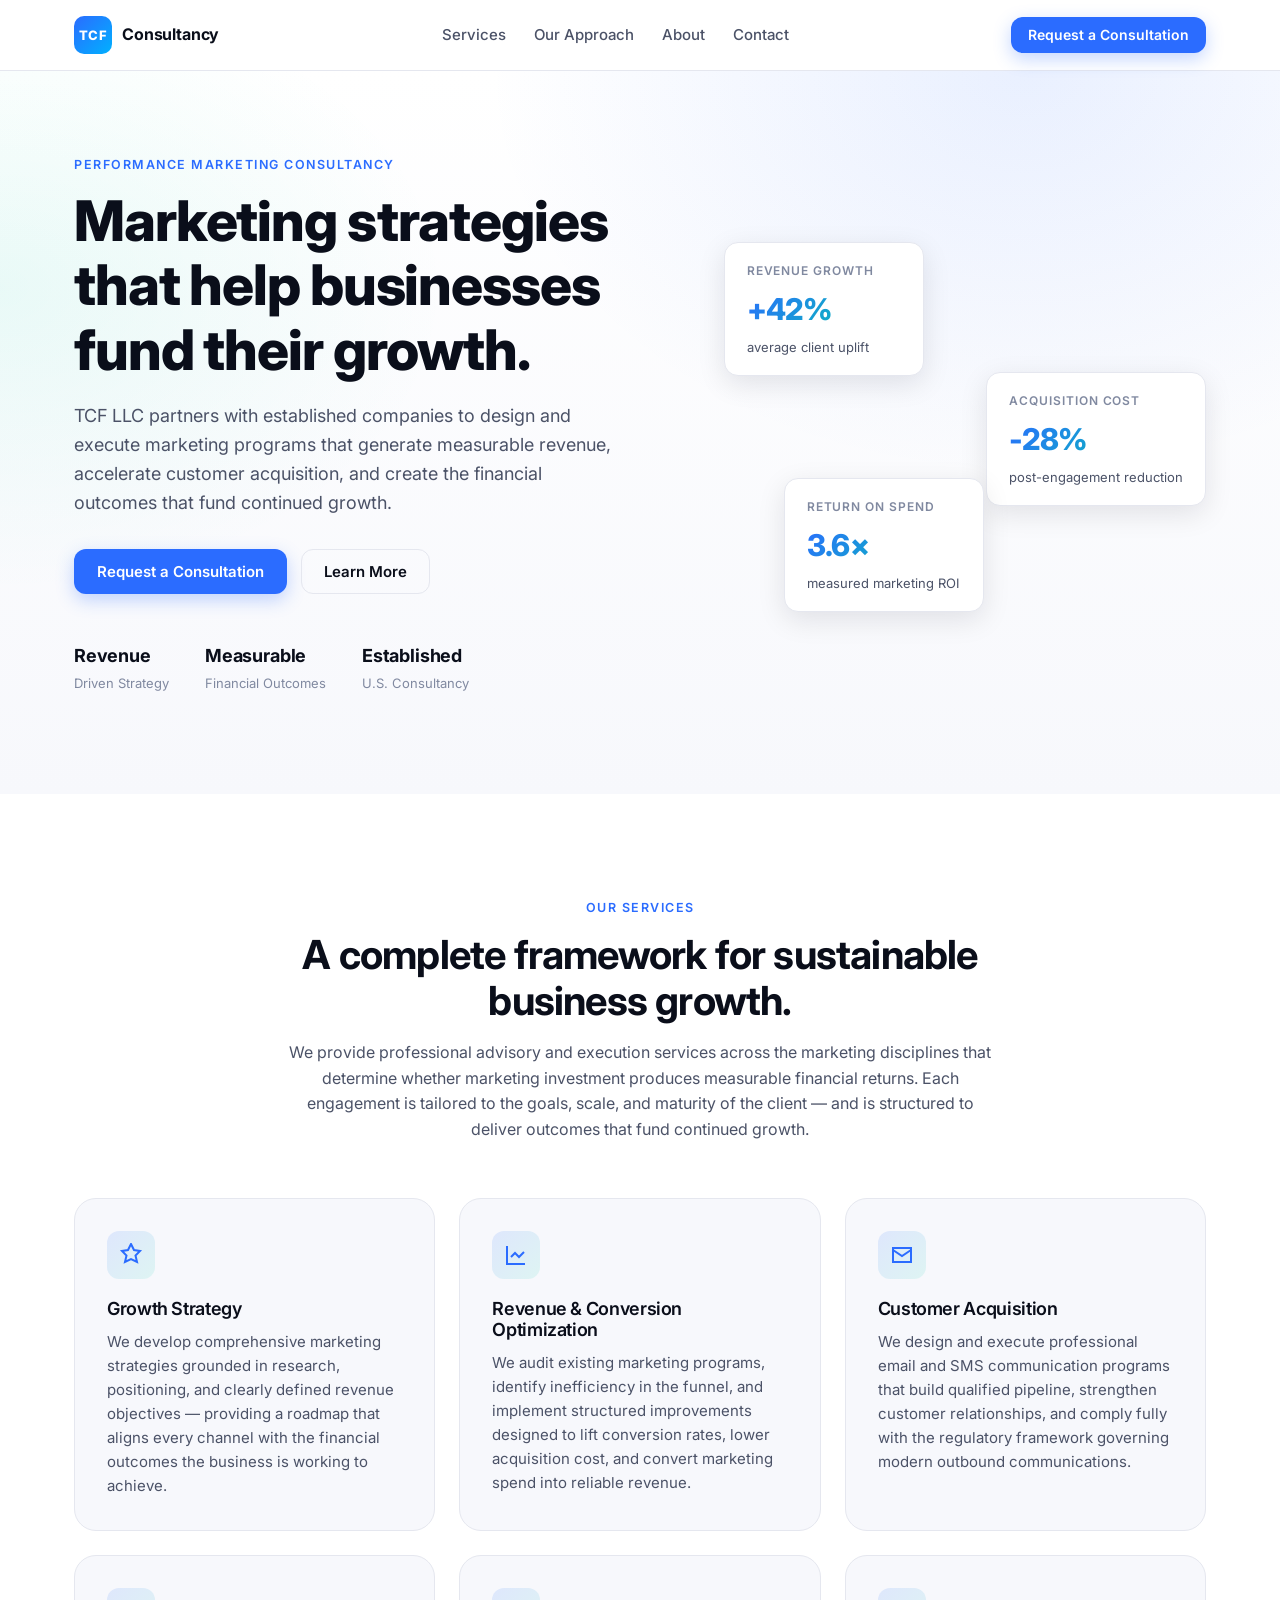
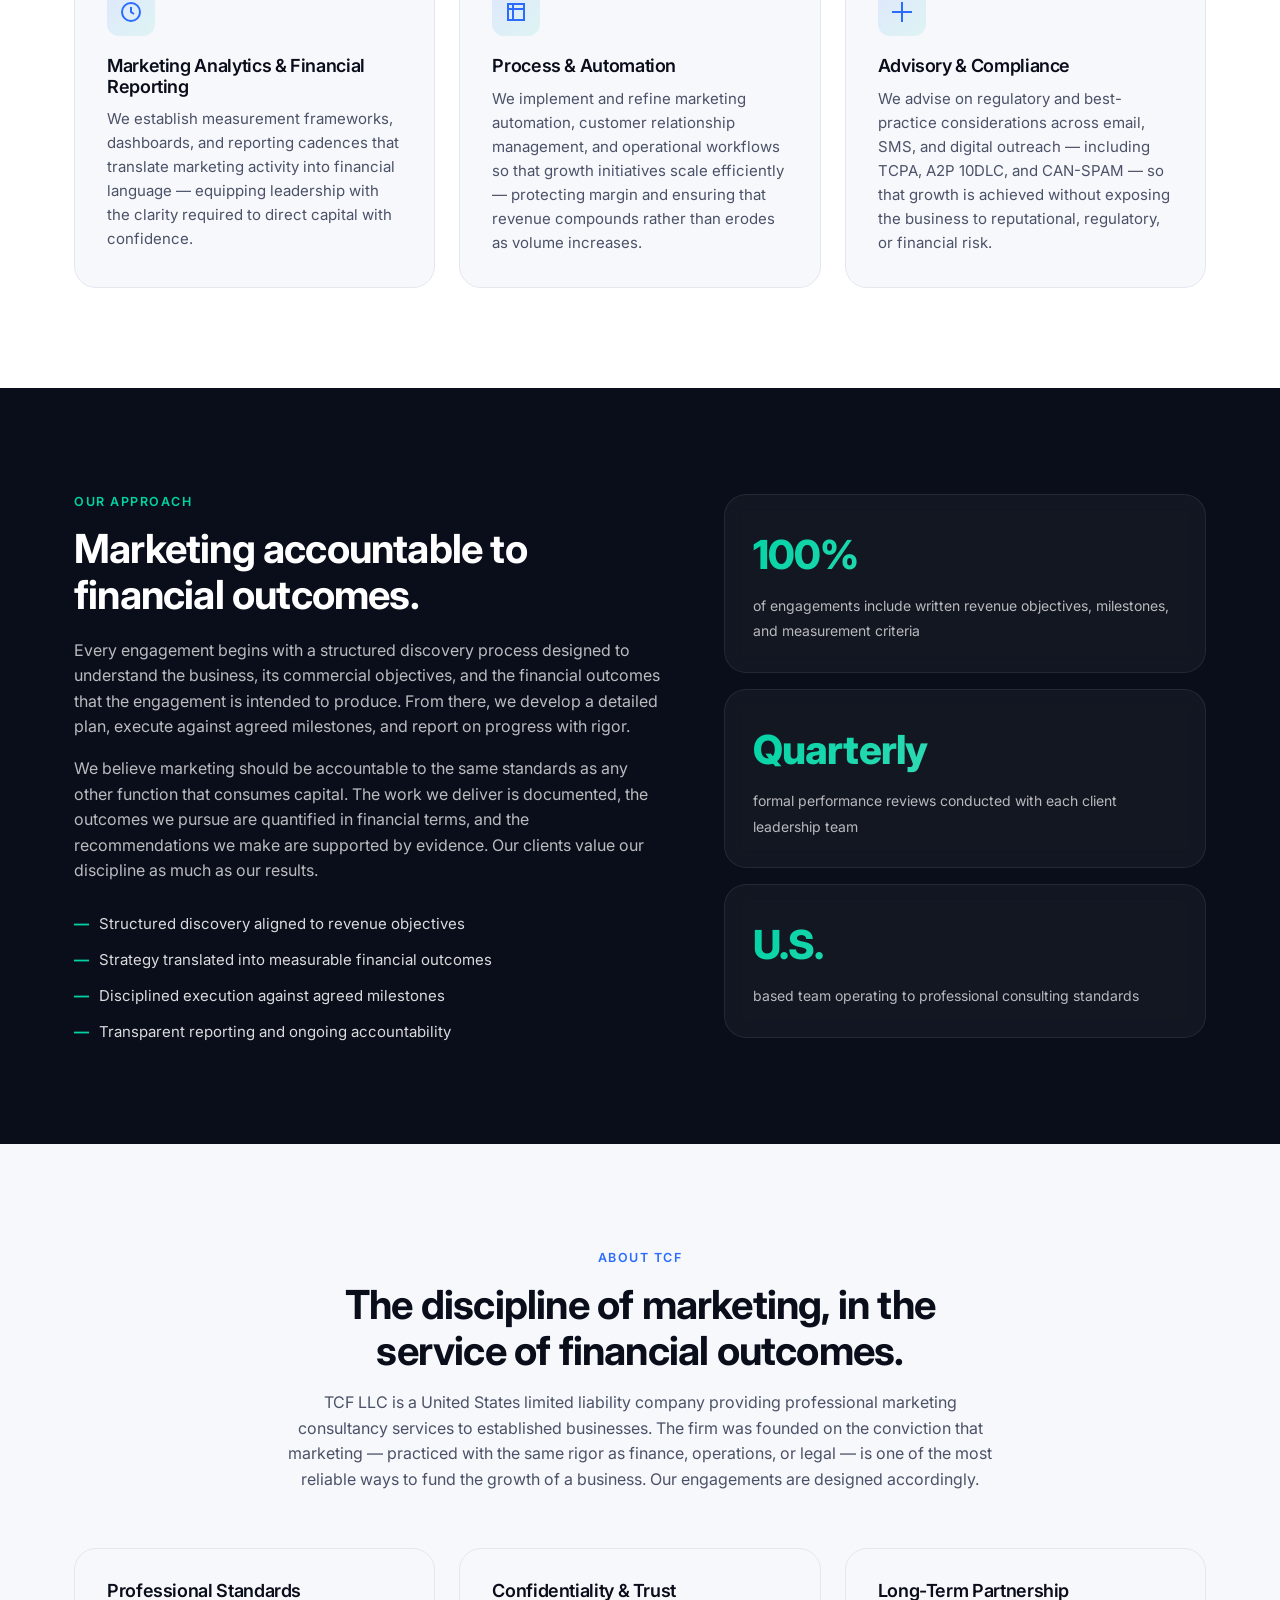
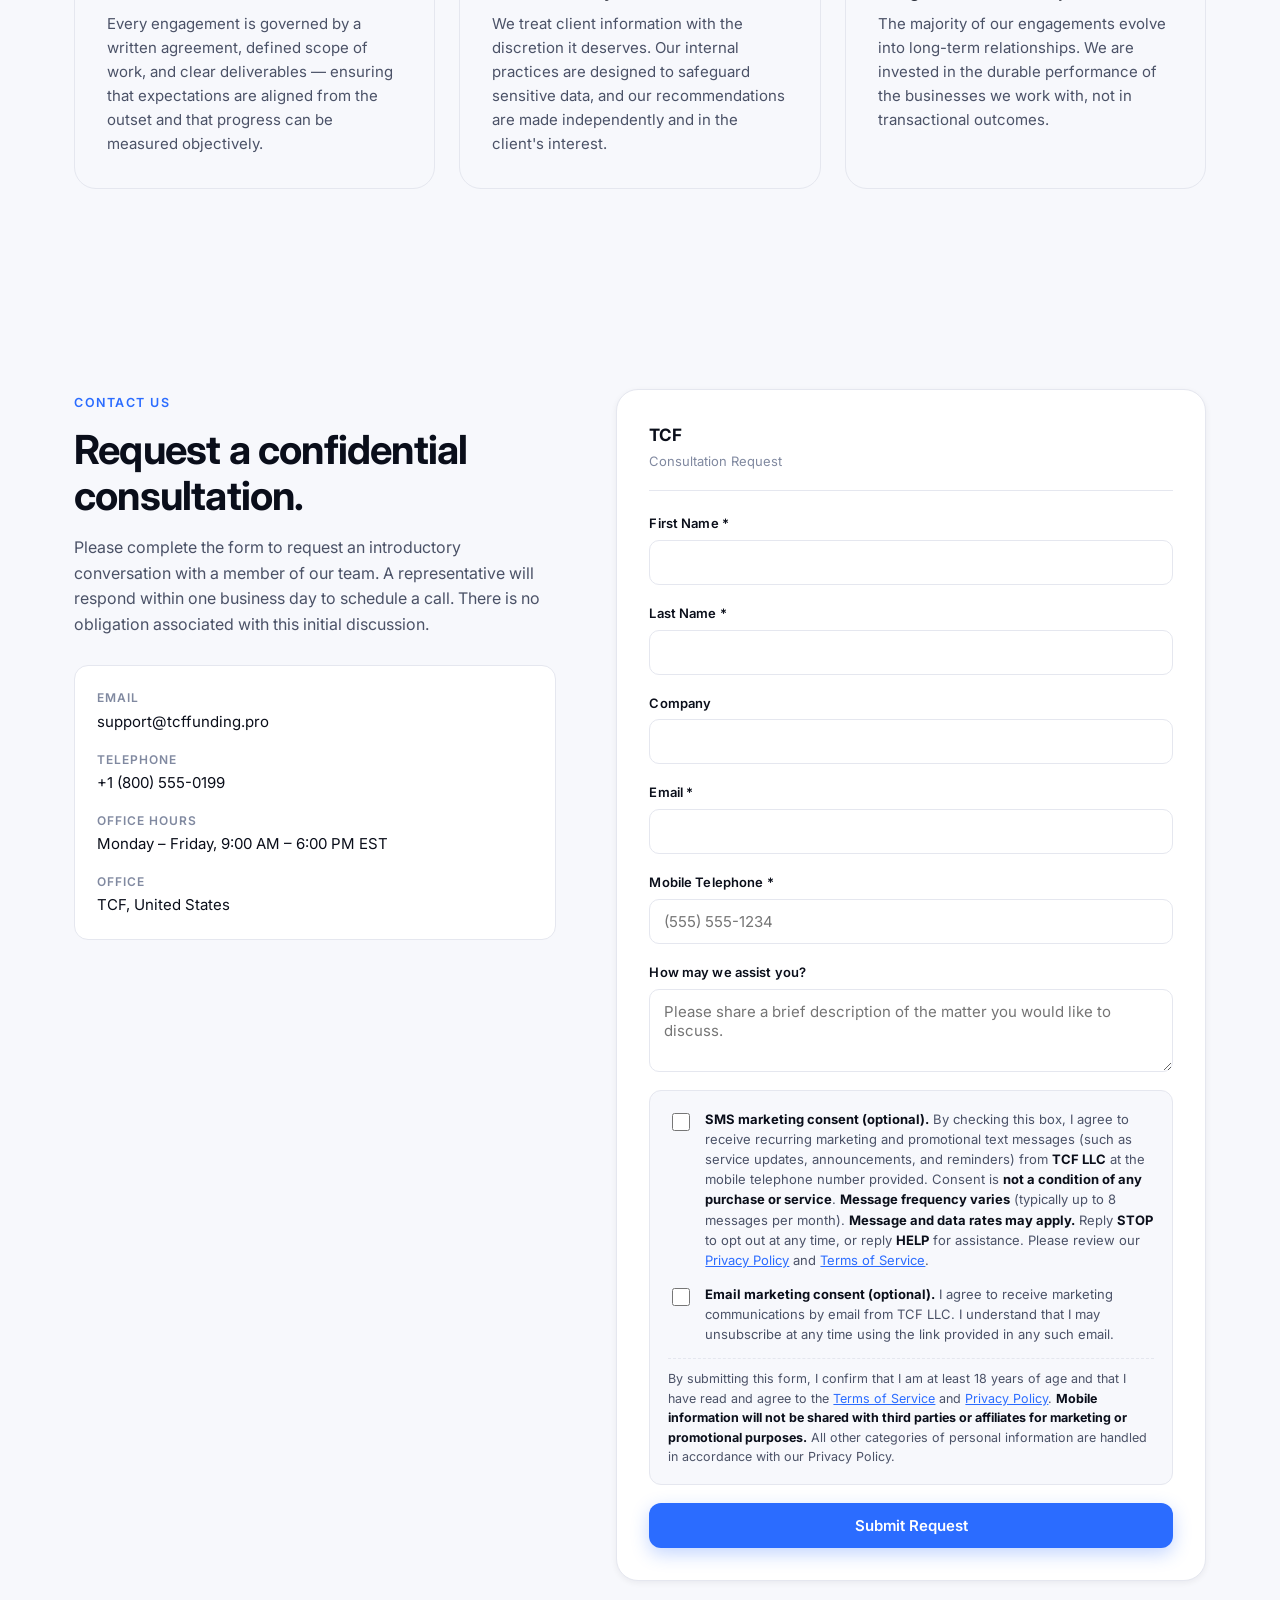
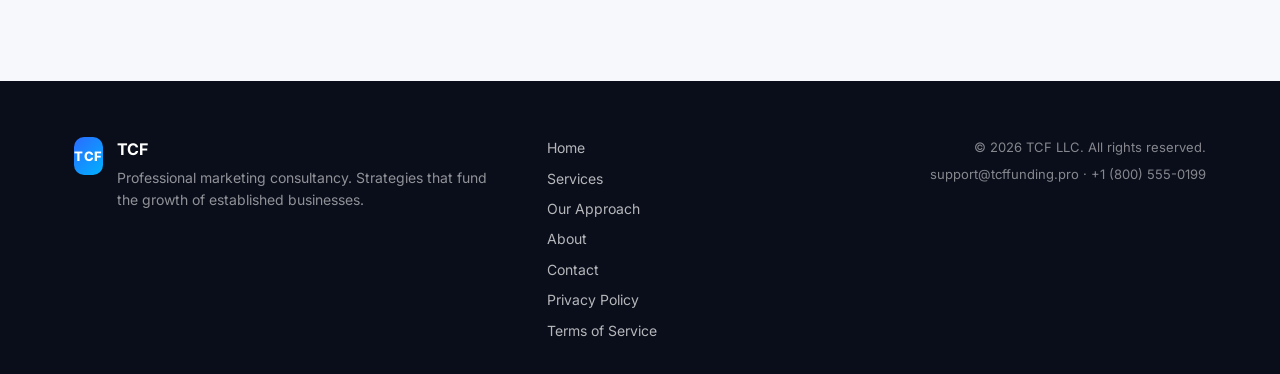
<file: index.html>
<!DOCTYPE html>
<html lang="en">
<head>
    <meta charset="UTF-8">
    <meta name="viewport" content="width=device-width, initial-scale=1.0">
    <title>TCF — Marketing Strategies that Fund Growth</title>
    <meta name="description" content="TCF LLC is a professional marketing consultancy that helps established businesses generate more revenue and accelerate sustainable growth through disciplined, data-driven marketing strategies.">
    <link rel="stylesheet" href="styles.css">
    <link rel="preconnect" href="https://fonts.googleapis.com">
    <link rel="preconnect" href="https://fonts.gstatic.com" crossorigin>
    <link href="https://fonts.googleapis.com/css2?family=Inter:wght@400;500;600;700;800&display=swap" rel="stylesheet">
</head>
<body>
    <header class="site-header">
        <div class="container header-inner">
            <a href="index.html" class="logo">
                <span class="logo-mark">TCF</span>
                <span class="logo-text">Consultancy</span>
            </a>
            <nav class="main-nav">
                <a href="#services">Services</a>
                <a href="#approach">Our Approach</a>
                <a href="#about">About</a>
                <a href="#contact">Contact</a>
            </nav>
            <a href="#contact" class="btn btn-primary btn-sm">Request a Consultation</a>
        </div>
    </header>

    <section class="hero">
        <div class="container">
            <div class="hero-grid">
                <div class="hero-content">
                    <span class="eyebrow">Performance Marketing Consultancy</span>
                    <h1>Marketing strategies that help businesses fund their growth.</h1>
                    <p class="hero-subtitle">TCF LLC partners with established companies to design and execute marketing programs that generate measurable revenue, accelerate customer acquisition, and create the financial outcomes that fund continued growth.</p>
                    <div class="hero-cta">
                        <a href="#contact" class="btn btn-primary">Request a Consultation</a>
                        <a href="#services" class="btn btn-ghost">Learn More</a>
                    </div>
                    <div class="hero-trust">
                        <div class="trust-item">
                            <strong>Revenue</strong>
                            <span>Driven Strategy</span>
                        </div>
                        <div class="trust-item">
                            <strong>Measurable</strong>
                            <span>Financial Outcomes</span>
                        </div>
                        <div class="trust-item">
                            <strong>Established</strong>
                            <span>U.S. Consultancy</span>
                        </div>
                    </div>
                </div>
                <div class="hero-visual" aria-hidden="true">
                    <div class="floating-card card-1">
                        <span class="card-label">Revenue Growth</span>
                        <span class="card-value">+42%</span>
                        <span class="card-meta">average client uplift</span>
                    </div>
                    <div class="floating-card card-2">
                        <span class="card-label">Acquisition Cost</span>
                        <span class="card-value">-28%</span>
                        <span class="card-meta">post-engagement reduction</span>
                    </div>
                    <div class="floating-card card-3">
                        <span class="card-label">Return on Spend</span>
                        <span class="card-value">3.6×</span>
                        <span class="card-meta">measured marketing ROI</span>
                    </div>
                </div>
            </div>
        </div>
    </section>

    <section id="services" class="services">
        <div class="container">
            <div class="section-head">
                <span class="eyebrow">Our Services</span>
                <h2>A complete framework for sustainable business growth.</h2>
                <p>We provide professional advisory and execution services across the marketing disciplines that determine whether marketing investment produces measurable financial returns. Each engagement is tailored to the goals, scale, and maturity of the client — and is structured to deliver outcomes that fund continued growth.</p>
            </div>
            <div class="services-grid">
                <article class="service-card">
                    <div class="service-icon" aria-hidden="true">
                        <svg viewBox="0 0 24 24" fill="none" stroke="currentColor" stroke-width="2"><path d="M12 1l3 6 6 1-4.5 4.5L18 19l-6-3-6 3 1.5-6.5L3 8l6-1z"/></svg>
                    </div>
                    <h3>Growth Strategy</h3>
                    <p>We develop comprehensive marketing strategies grounded in research, positioning, and clearly defined revenue objectives — providing a roadmap that aligns every channel with the financial outcomes the business is working to achieve.</p>
                </article>
                <article class="service-card">
                    <div class="service-icon" aria-hidden="true">
                        <svg viewBox="0 0 24 24" fill="none" stroke="currentColor" stroke-width="2"><path d="M3 3v18h18"/><path d="M7 14l4-4 4 4 5-5"/></svg>
                    </div>
                    <h3>Revenue &amp; Conversion Optimization</h3>
                    <p>We audit existing marketing programs, identify inefficiency in the funnel, and implement structured improvements designed to lift conversion rates, lower acquisition cost, and convert marketing spend into reliable revenue.</p>
                </article>
                <article class="service-card">
                    <div class="service-icon" aria-hidden="true">
                        <svg viewBox="0 0 24 24" fill="none" stroke="currentColor" stroke-width="2"><path d="M3 5h18v14H3z"/><path d="M3 7l9 6 9-6"/></svg>
                    </div>
                    <h3>Customer Acquisition</h3>
                    <p>We design and execute professional email and SMS communication programs that build qualified pipeline, strengthen customer relationships, and comply fully with the regulatory framework governing modern outbound communications.</p>
                </article>
                <article class="service-card">
                    <div class="service-icon" aria-hidden="true">
                        <svg viewBox="0 0 24 24" fill="none" stroke="currentColor" stroke-width="2"><circle cx="12" cy="12" r="9"/><path d="M12 7v5l3 2"/></svg>
                    </div>
                    <h3>Marketing Analytics &amp; Financial Reporting</h3>
                    <p>We establish measurement frameworks, dashboards, and reporting cadences that translate marketing activity into financial language — equipping leadership with the clarity required to direct capital with confidence.</p>
                </article>
                <article class="service-card">
                    <div class="service-icon" aria-hidden="true">
                        <svg viewBox="0 0 24 24" fill="none" stroke="currentColor" stroke-width="2"><path d="M4 4h16v16H4z"/><path d="M4 9h16M9 4v16"/></svg>
                    </div>
                    <h3>Process &amp; Automation</h3>
                    <p>We implement and refine marketing automation, customer relationship management, and operational workflows so that growth initiatives scale efficiently — protecting margin and ensuring that revenue compounds rather than erodes as volume increases.</p>
                </article>
                <article class="service-card">
                    <div class="service-icon" aria-hidden="true">
                        <svg viewBox="0 0 24 24" fill="none" stroke="currentColor" stroke-width="2"><path d="M12 2v20M2 12h20"/></svg>
                    </div>
                    <h3>Advisory &amp; Compliance</h3>
                    <p>We advise on regulatory and best-practice considerations across email, SMS, and digital outreach — including TCPA, A2P 10DLC, and CAN-SPAM — so that growth is achieved without exposing the business to reputational, regulatory, or financial risk.</p>
                </article>
            </div>
        </div>
    </section>

    <section id="approach" class="about">
        <div class="container">
            <div class="about-grid">
                <div class="about-content">
                    <span class="eyebrow">Our Approach</span>
                    <h2>Marketing accountable to financial outcomes.</h2>
                    <p>Every engagement begins with a structured discovery process designed to understand the business, its commercial objectives, and the financial outcomes that the engagement is intended to produce. From there, we develop a detailed plan, execute against agreed milestones, and report on progress with rigor.</p>
                    <p>We believe marketing should be accountable to the same standards as any other function that consumes capital. The work we deliver is documented, the outcomes we pursue are quantified in financial terms, and the recommendations we make are supported by evidence. Our clients value our discipline as much as our results.</p>
                    <ul class="about-bullets">
                        <li><span>—</span>Structured discovery aligned to revenue objectives</li>
                        <li><span>—</span>Strategy translated into measurable financial outcomes</li>
                        <li><span>—</span>Disciplined execution against agreed milestones</li>
                        <li><span>—</span>Transparent reporting and ongoing accountability</li>
                    </ul>
                </div>
                <div class="about-stats">
                    <div class="stat">
                        <span class="stat-num">100%</span>
                        <span class="stat-label">of engagements include written revenue objectives, milestones, and measurement criteria</span>
                    </div>
                    <div class="stat">
                        <span class="stat-num">Quarterly</span>
                        <span class="stat-label">formal performance reviews conducted with each client leadership team</span>
                    </div>
                    <div class="stat">
                        <span class="stat-num">U.S.</span>
                        <span class="stat-label">based team operating to professional consulting standards</span>
                    </div>
                </div>
            </div>
        </div>
    </section>

    <section id="about" class="services" style="background:var(--surface-2);">
        <div class="container">
            <div class="section-head">
                <span class="eyebrow">About TCF</span>
                <h2>The discipline of marketing, in the service of financial outcomes.</h2>
                <p>TCF LLC is a United States limited liability company providing professional marketing consultancy services to established businesses. The firm was founded on the conviction that marketing — practiced with the same rigor as finance, operations, or legal — is one of the most reliable ways to fund the growth of a business. Our engagements are designed accordingly.</p>
            </div>
            <div class="services-grid" style="grid-template-columns:repeat(3,1fr);">
                <article class="service-card">
                    <h3>Professional Standards</h3>
                    <p>Every engagement is governed by a written agreement, defined scope of work, and clear deliverables — ensuring that expectations are aligned from the outset and that progress can be measured objectively.</p>
                </article>
                <article class="service-card">
                    <h3>Confidentiality &amp; Trust</h3>
                    <p>We treat client information with the discretion it deserves. Our internal practices are designed to safeguard sensitive data, and our recommendations are made independently and in the client's interest.</p>
                </article>
                <article class="service-card">
                    <h3>Long-Term Partnership</h3>
                    <p>The majority of our engagements evolve into long-term relationships. We are invested in the durable performance of the businesses we work with, not in transactional outcomes.</p>
                </article>
            </div>
        </div>
    </section>

    <section id="contact" class="contact">
        <div class="container">
            <div class="contact-grid">
                <div class="contact-intro">
                    <span class="eyebrow">Contact Us</span>
                    <h2>Request a confidential consultation.</h2>
                    <p>Please complete the form to request an introductory conversation with a member of our team. A representative will respond within one business day to schedule a call. There is no obligation associated with this initial discussion.</p>
                    <div class="contact-info">
                        <div class="contact-item">
                            <strong>Email</strong>
                            <a href="mailto:support@tcffunding.pro">support@tcffunding.pro</a>
                        </div>
                        <div class="contact-item">
                            <strong>Telephone</strong>
                            <a href="tel:+18005550199">+1 (800) 555-0199</a>
                        </div>
                        <div class="contact-item">
                            <strong>Office Hours</strong>
                            <span>Monday – Friday, 9:00 AM – 6:00 PM EST</span>
                        </div>
                        <div class="contact-item">
                            <strong>Office</strong>
                            <span>TCF, United States</span>
                        </div>
                    </div>
                </div>

                <form class="contact-form" id="optInForm" novalidate>
                    <div class="form-brand">
                        <strong>TCF</strong>
                        <span>Consultation Request</span>
                    </div>

                    <div class="form-row">
                        <label for="firstName">First Name *</label>
                        <input type="text" id="firstName" name="firstName" required autocomplete="given-name">
                    </div>
                    <div class="form-row">
                        <label for="lastName">Last Name *</label>
                        <input type="text" id="lastName" name="lastName" required autocomplete="family-name">
                    </div>
                    <div class="form-row">
                        <label for="company">Company</label>
                        <input type="text" id="company" name="company" autocomplete="organization">
                    </div>
                    <div class="form-row">
                        <label for="email">Email *</label>
                        <input type="email" id="email" name="email" required autocomplete="email">
                    </div>
                    <div class="form-row">
                        <label for="phone">Mobile Telephone *</label>
                        <input type="tel" id="phone" name="phone" required autocomplete="tel" placeholder="(555) 555-1234">
                    </div>
                    <div class="form-row">
                        <label for="message">How may we assist you?</label>
                        <textarea id="message" name="message" rows="3" placeholder="Please share a brief description of the matter you would like to discuss."></textarea>
                    </div>

                    <div class="consent-block">
                        <label class="consent-row">
                            <input type="checkbox" id="smsConsent" name="smsConsent">
                            <span class="consent-text">
                                <strong>SMS marketing consent (optional).</strong> By checking this box, I agree to receive recurring marketing and promotional text messages (such as service updates, announcements, and reminders) from <strong>TCF LLC</strong> at the mobile telephone number provided. Consent is <strong>not a condition of any purchase or service</strong>. <strong>Message frequency varies</strong> (typically up to 8 messages per month). <strong>Message and data rates may apply.</strong> Reply <strong>STOP</strong> to opt out at any time, or reply <strong>HELP</strong> for assistance. Please review our <a href="privacy.html" target="_blank" rel="noopener">Privacy Policy</a> and <a href="terms.html" target="_blank" rel="noopener">Terms of Service</a>.
                            </span>
                        </label>

                        <label class="consent-row">
                            <input type="checkbox" id="emailConsent" name="emailConsent">
                            <span class="consent-text">
                                <strong>Email marketing consent (optional).</strong> I agree to receive marketing communications by email from TCF LLC. I understand that I may unsubscribe at any time using the link provided in any such email.
                            </span>
                        </label>

                        <p class="legal-note">
                            By submitting this form, I confirm that I am at least 18 years of age and that I have read and agree to the
                            <a href="terms.html" target="_blank" rel="noopener">Terms of Service</a> and
                            <a href="privacy.html" target="_blank" rel="noopener">Privacy Policy</a>.
                            <strong>Mobile information will not be shared with third parties or affiliates for marketing or promotional purposes.</strong>
                            All other categories of personal information are handled in accordance with our Privacy Policy.
                        </p>
                    </div>

                    <button type="submit" class="btn btn-primary btn-block">Submit Request</button>
                    <div class="form-status" id="formStatus" role="status" aria-live="polite"></div>
                </form>
            </div>
        </div>
    </section>

    <footer class="site-footer">
        <div class="container footer-inner">
            <div class="footer-brand">
                <span class="logo-mark">TCF</span>
                <div>
                    <strong>TCF</strong>
                    <p>Professional marketing consultancy. Strategies that fund the growth of established businesses.</p>
                </div>
            </div>
            <nav class="footer-nav">
                <a href="index.html">Home</a>
                <a href="#services">Services</a>
                <a href="#approach">Our Approach</a>
                <a href="#about">About</a>
                <a href="#contact">Contact</a>
                <a href="privacy.html">Privacy Policy</a>
                <a href="terms.html">Terms of Service</a>
            </nav>
            <div class="footer-legal">
                <span>© <span id="yr"></span> TCF LLC. All rights reserved.</span>
                <span>support@tcffunding.pro · +1 (800) 555-0199</span>
            </div>
        </div>
    </footer>

    <script>
        document.getElementById('yr').textContent = new Date().getFullYear();

        const form = document.getElementById('optInForm');
        const status = document.getElementById('formStatus');
        form.addEventListener('submit', function(e) {
            e.preventDefault();
            const required = ['firstName','lastName','email','phone'];
            let ok = true;
            required.forEach(id => {
                const el = document.getElementById(id);
                if (!el.value.trim()) { el.classList.add('err'); ok = false; }
                else { el.classList.remove('err'); }
            });
            if (!ok) {
                status.textContent = 'Please complete all required fields.';
                status.className = 'form-status err';
                return;
            }
            status.textContent = 'Thank you. Your request has been received. A member of our team will be in contact within one business day.';
            status.className = 'form-status ok';
            form.reset();
        });
    </script>
</body>
</html>
</file>
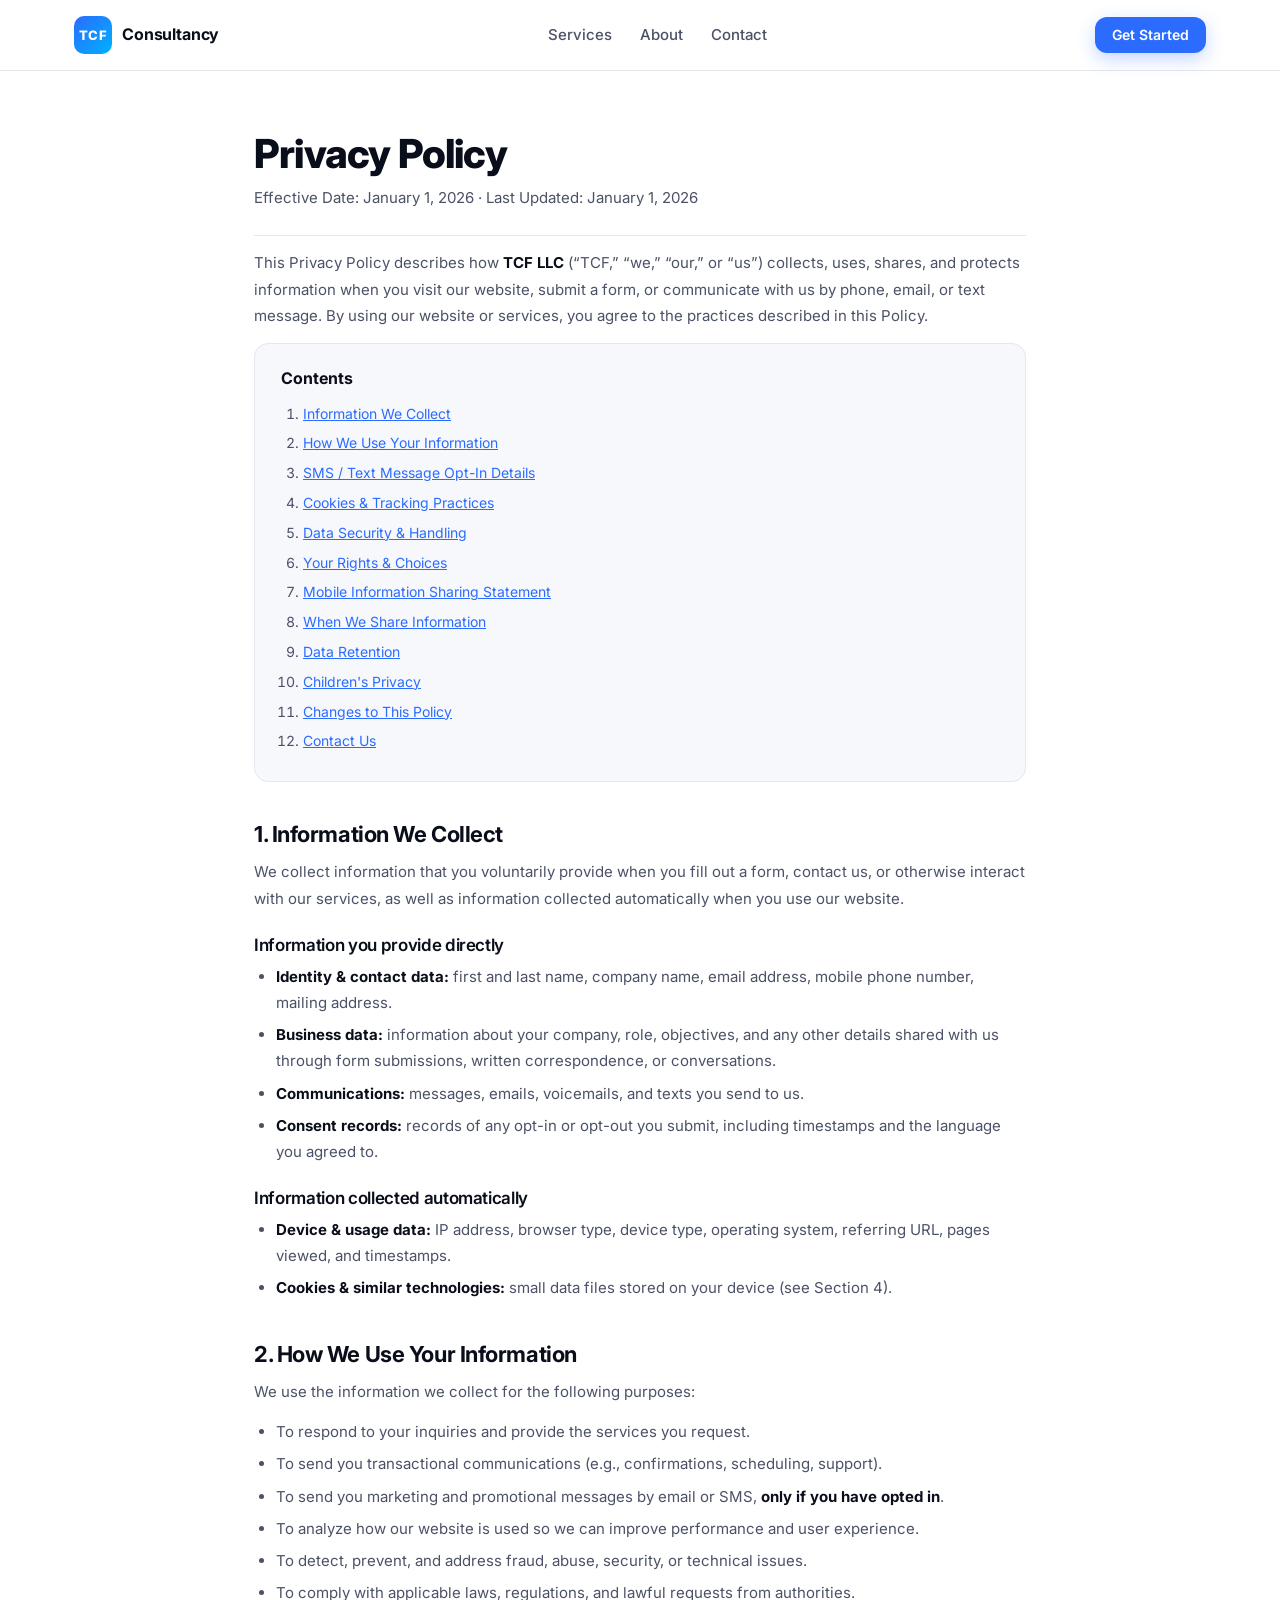
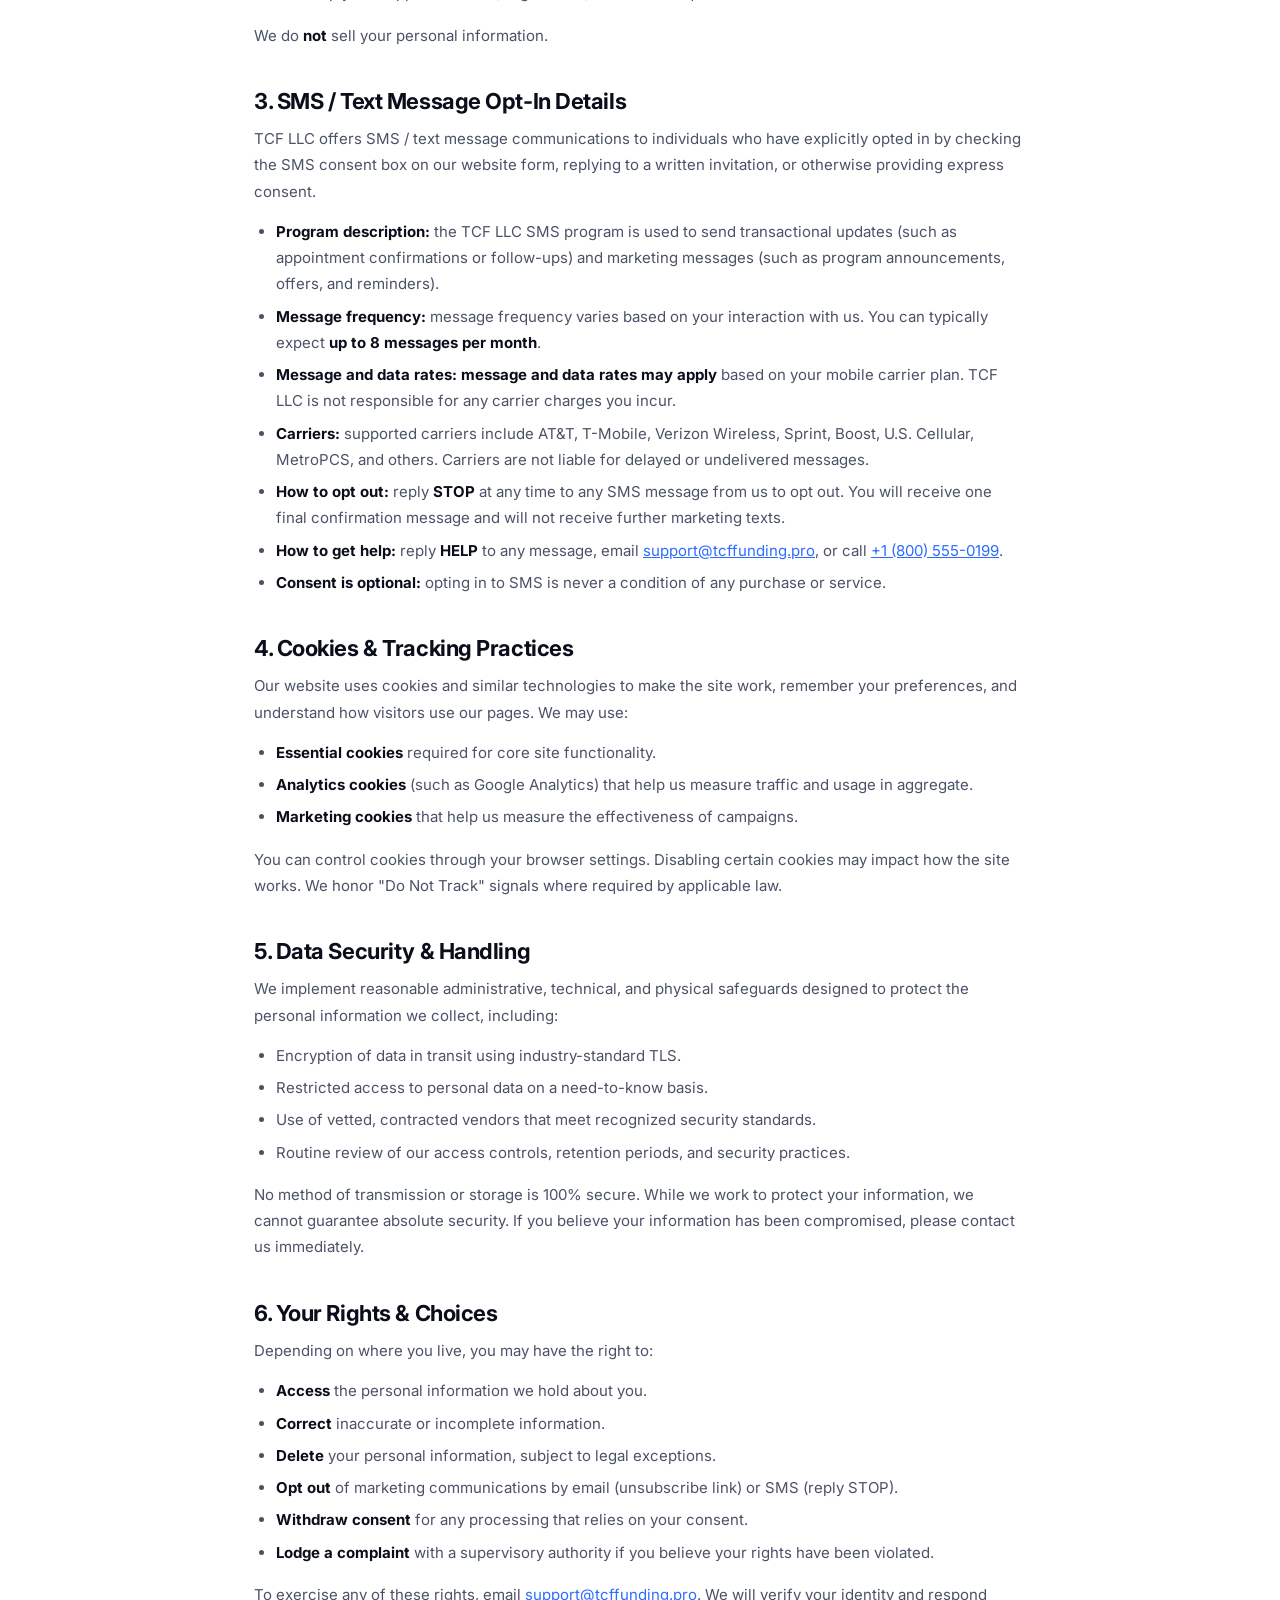
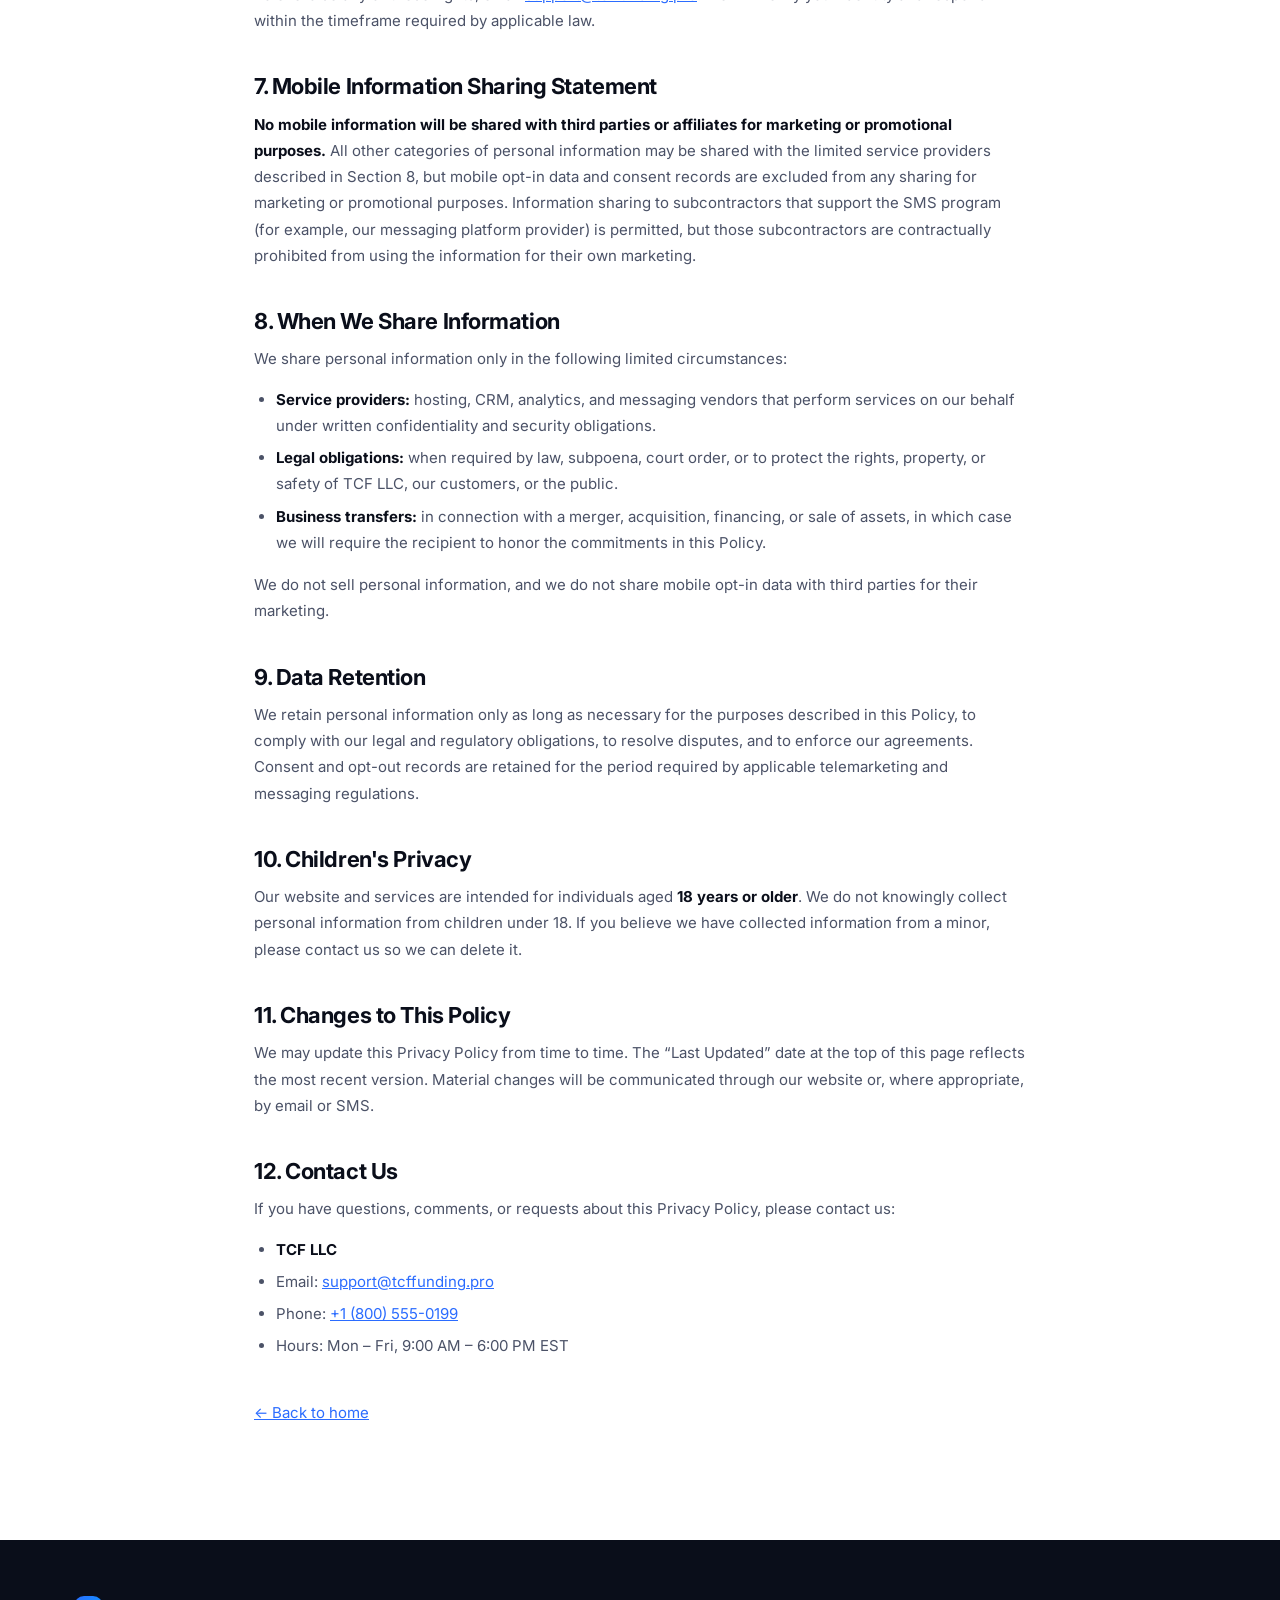
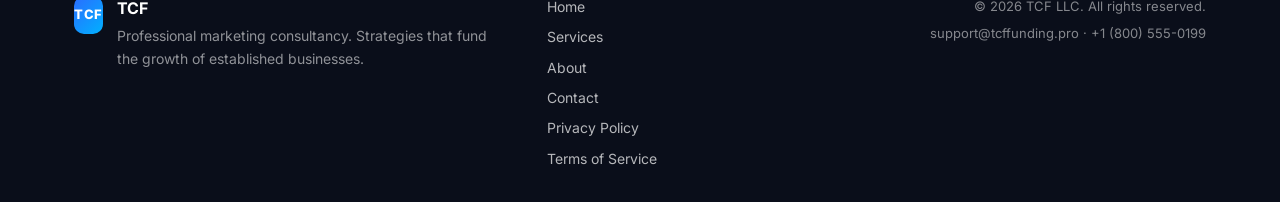
<file: privacy.html>
<!DOCTYPE html>
<html lang="en">
<head>
    <meta charset="UTF-8">
    <meta name="viewport" content="width=device-width, initial-scale=1.0">
    <title>Privacy Policy — TCF</title>
    <meta name="description" content="Privacy Policy for TCF LLC. Learn what information we collect, how we use it, your rights, and our SMS opt-in practices.">
    <link rel="stylesheet" href="styles.css">
    <link rel="preconnect" href="https://fonts.googleapis.com">
    <link rel="preconnect" href="https://fonts.gstatic.com" crossorigin>
    <link href="https://fonts.googleapis.com/css2?family=Inter:wght@400;500;600;700;800&display=swap" rel="stylesheet">
</head>
<body>
    <header class="site-header">
        <div class="container header-inner">
            <a href="index.html" class="logo">
                <span class="logo-mark">TCF</span>
                <span class="logo-text">Consultancy</span>
            </a>
            <nav class="main-nav">
                <a href="index.html#services">Services</a>
                <a href="index.html#about">About</a>
                <a href="index.html#contact">Contact</a>
            </nav>
            <a href="index.html#contact" class="btn btn-primary btn-sm">Get Started</a>
        </div>
    </header>

    <main class="legal">
        <div class="container legal-wrap">
            <h1>Privacy Policy</h1>
            <p class="legal-meta">Effective Date: January 1, 2026 · Last Updated: January 1, 2026</p>

            <p>This Privacy Policy describes how <strong>TCF LLC</strong> (“TCF,” “we,” “our,” or “us”) collects, uses, shares, and protects information when you visit our website, submit a form, or communicate with us by phone, email, or text message. By using our website or services, you agree to the practices described in this Policy.</p>

            <div class="legal-toc">
                <strong>Contents</strong>
                <ol>
                    <li><a href="#info-collected">Information We Collect</a></li>
                    <li><a href="#info-use">How We Use Your Information</a></li>
                    <li><a href="#sms-optin">SMS / Text Message Opt-In Details</a></li>
                    <li><a href="#cookies">Cookies &amp; Tracking Practices</a></li>
                    <li><a href="#security">Data Security &amp; Handling</a></li>
                    <li><a href="#rights">Your Rights &amp; Choices</a></li>
                    <li><a href="#mobile-share">Mobile Information Sharing Statement</a></li>
                    <li><a href="#sharing">When We Share Information</a></li>
                    <li><a href="#retention">Data Retention</a></li>
                    <li><a href="#children">Children's Privacy</a></li>
                    <li><a href="#changes">Changes to This Policy</a></li>
                    <li><a href="#contact">Contact Us</a></li>
                </ol>
            </div>

            <h2 id="info-collected">1. Information We Collect</h2>
            <p>We collect information that you voluntarily provide when you fill out a form, contact us, or otherwise interact with our services, as well as information collected automatically when you use our website.</p>

            <h3>Information you provide directly</h3>
            <ul>
                <li><strong>Identity &amp; contact data:</strong> first and last name, company name, email address, mobile phone number, mailing address.</li>
                <li><strong>Business data:</strong> information about your company, role, objectives, and any other details shared with us through form submissions, written correspondence, or conversations.</li>
                <li><strong>Communications:</strong> messages, emails, voicemails, and texts you send to us.</li>
                <li><strong>Consent records:</strong> records of any opt-in or opt-out you submit, including timestamps and the language you agreed to.</li>
            </ul>

            <h3>Information collected automatically</h3>
            <ul>
                <li><strong>Device &amp; usage data:</strong> IP address, browser type, device type, operating system, referring URL, pages viewed, and timestamps.</li>
                <li><strong>Cookies &amp; similar technologies:</strong> small data files stored on your device (see Section 4).</li>
            </ul>

            <h2 id="info-use">2. How We Use Your Information</h2>
            <p>We use the information we collect for the following purposes:</p>
            <ul>
                <li>To respond to your inquiries and provide the services you request.</li>
                <li>To send you transactional communications (e.g., confirmations, scheduling, support).</li>
                <li>To send you marketing and promotional messages by email or SMS, <strong>only if you have opted in</strong>.</li>
                <li>To analyze how our website is used so we can improve performance and user experience.</li>
                <li>To detect, prevent, and address fraud, abuse, security, or technical issues.</li>
                <li>To comply with applicable laws, regulations, and lawful requests from authorities.</li>
            </ul>
            <p>We do <strong>not</strong> sell your personal information.</p>

            <h2 id="sms-optin">3. SMS / Text Message Opt-In Details</h2>
            <p>TCF LLC offers SMS / text message communications to individuals who have explicitly opted in by checking the SMS consent box on our website form, replying to a written invitation, or otherwise providing express consent.</p>
            <ul>
                <li><strong>Program description:</strong> the TCF LLC SMS program is used to send transactional updates (such as appointment confirmations or follow-ups) and marketing messages (such as program announcements, offers, and reminders).</li>
                <li><strong>Message frequency:</strong> message frequency varies based on your interaction with us. You can typically expect <strong>up to 8 messages per month</strong>.</li>
                <li><strong>Message and data rates:</strong> <strong>message and data rates may apply</strong> based on your mobile carrier plan. TCF LLC is not responsible for any carrier charges you incur.</li>
                <li><strong>Carriers:</strong> supported carriers include AT&amp;T, T-Mobile, Verizon Wireless, Sprint, Boost, U.S. Cellular, MetroPCS, and others. Carriers are not liable for delayed or undelivered messages.</li>
                <li><strong>How to opt out:</strong> reply <strong>STOP</strong> at any time to any SMS message from us to opt out. You will receive one final confirmation message and will not receive further marketing texts.</li>
                <li><strong>How to get help:</strong> reply <strong>HELP</strong> to any message, email <a href="mailto:support@tcffunding.pro">support@tcffunding.pro</a>, or call <a href="tel:+18005550199">+1 (800) 555-0199</a>.</li>
                <li><strong>Consent is optional:</strong> opting in to SMS is never a condition of any purchase or service.</li>
            </ul>

            <h2 id="cookies">4. Cookies &amp; Tracking Practices</h2>
            <p>Our website uses cookies and similar technologies to make the site work, remember your preferences, and understand how visitors use our pages. We may use:</p>
            <ul>
                <li><strong>Essential cookies</strong> required for core site functionality.</li>
                <li><strong>Analytics cookies</strong> (such as Google Analytics) that help us measure traffic and usage in aggregate.</li>
                <li><strong>Marketing cookies</strong> that help us measure the effectiveness of campaigns.</li>
            </ul>
            <p>You can control cookies through your browser settings. Disabling certain cookies may impact how the site works. We honor "Do Not Track" signals where required by applicable law.</p>

            <h2 id="security">5. Data Security &amp; Handling</h2>
            <p>We implement reasonable administrative, technical, and physical safeguards designed to protect the personal information we collect, including:</p>
            <ul>
                <li>Encryption of data in transit using industry-standard TLS.</li>
                <li>Restricted access to personal data on a need-to-know basis.</li>
                <li>Use of vetted, contracted vendors that meet recognized security standards.</li>
                <li>Routine review of our access controls, retention periods, and security practices.</li>
            </ul>
            <p>No method of transmission or storage is 100% secure. While we work to protect your information, we cannot guarantee absolute security. If you believe your information has been compromised, please contact us immediately.</p>

            <h2 id="rights">6. Your Rights &amp; Choices</h2>
            <p>Depending on where you live, you may have the right to:</p>
            <ul>
                <li><strong>Access</strong> the personal information we hold about you.</li>
                <li><strong>Correct</strong> inaccurate or incomplete information.</li>
                <li><strong>Delete</strong> your personal information, subject to legal exceptions.</li>
                <li><strong>Opt out</strong> of marketing communications by email (unsubscribe link) or SMS (reply STOP).</li>
                <li><strong>Withdraw consent</strong> for any processing that relies on your consent.</li>
                <li><strong>Lodge a complaint</strong> with a supervisory authority if you believe your rights have been violated.</li>
            </ul>
            <p>To exercise any of these rights, email <a href="mailto:support@tcffunding.pro">support@tcffunding.pro</a>. We will verify your identity and respond within the timeframe required by applicable law.</p>

            <h2 id="mobile-share">7. Mobile Information Sharing Statement</h2>
            <p><strong>No mobile information will be shared with third parties or affiliates for marketing or promotional purposes.</strong> All other categories of personal information may be shared with the limited service providers described in Section 8, but mobile opt-in data and consent records are excluded from any sharing for marketing or promotional purposes. Information sharing to subcontractors that support the SMS program (for example, our messaging platform provider) is permitted, but those subcontractors are contractually prohibited from using the information for their own marketing.</p>

            <h2 id="sharing">8. When We Share Information</h2>
            <p>We share personal information only in the following limited circumstances:</p>
            <ul>
                <li><strong>Service providers:</strong> hosting, CRM, analytics, and messaging vendors that perform services on our behalf under written confidentiality and security obligations.</li>
                <li><strong>Legal obligations:</strong> when required by law, subpoena, court order, or to protect the rights, property, or safety of TCF LLC, our customers, or the public.</li>
                <li><strong>Business transfers:</strong> in connection with a merger, acquisition, financing, or sale of assets, in which case we will require the recipient to honor the commitments in this Policy.</li>
            </ul>
            <p>We do not sell personal information, and we do not share mobile opt-in data with third parties for their marketing.</p>

            <h2 id="retention">9. Data Retention</h2>
            <p>We retain personal information only as long as necessary for the purposes described in this Policy, to comply with our legal and regulatory obligations, to resolve disputes, and to enforce our agreements. Consent and opt-out records are retained for the period required by applicable telemarketing and messaging regulations.</p>

            <h2 id="children">10. Children's Privacy</h2>
            <p>Our website and services are intended for individuals aged <strong>18 years or older</strong>. We do not knowingly collect personal information from children under 18. If you believe we have collected information from a minor, please contact us so we can delete it.</p>

            <h2 id="changes">11. Changes to This Policy</h2>
            <p>We may update this Privacy Policy from time to time. The “Last Updated” date at the top of this page reflects the most recent version. Material changes will be communicated through our website or, where appropriate, by email or SMS.</p>

            <h2 id="contact">12. Contact Us</h2>
            <p>If you have questions, comments, or requests about this Privacy Policy, please contact us:</p>
            <ul>
                <li><strong>TCF LLC</strong></li>
                <li>Email: <a href="mailto:support@tcffunding.pro">support@tcffunding.pro</a></li>
                <li>Phone: <a href="tel:+18005550199">+1 (800) 555-0199</a></li>
                <li>Hours: Mon – Fri, 9:00 AM – 6:00 PM EST</li>
            </ul>

            <p style="margin-top:40px;"><a href="index.html">← Back to home</a></p>
        </div>
    </main>

    <footer class="site-footer">
        <div class="container footer-inner">
            <div class="footer-brand">
                <span class="logo-mark">TCF</span>
                <div>
                    <strong>TCF</strong>
                    <p>Professional marketing consultancy. Strategies that fund the growth of established businesses.</p>
                </div>
            </div>
            <nav class="footer-nav">
                <a href="index.html">Home</a>
                <a href="index.html#services">Services</a>
                <a href="index.html#about">About</a>
                <a href="index.html#contact">Contact</a>
                <a href="privacy.html">Privacy Policy</a>
                <a href="terms.html">Terms of Service</a>
            </nav>
            <div class="footer-legal">
                <span>© <span id="yr"></span> TCF LLC. All rights reserved.</span>
                <span>support@tcffunding.pro · +1 (800) 555-0199</span>
            </div>
        </div>
    </footer>

    <script>document.getElementById('yr').textContent = new Date().getFullYear();</script>
</body>
</html>
</file>
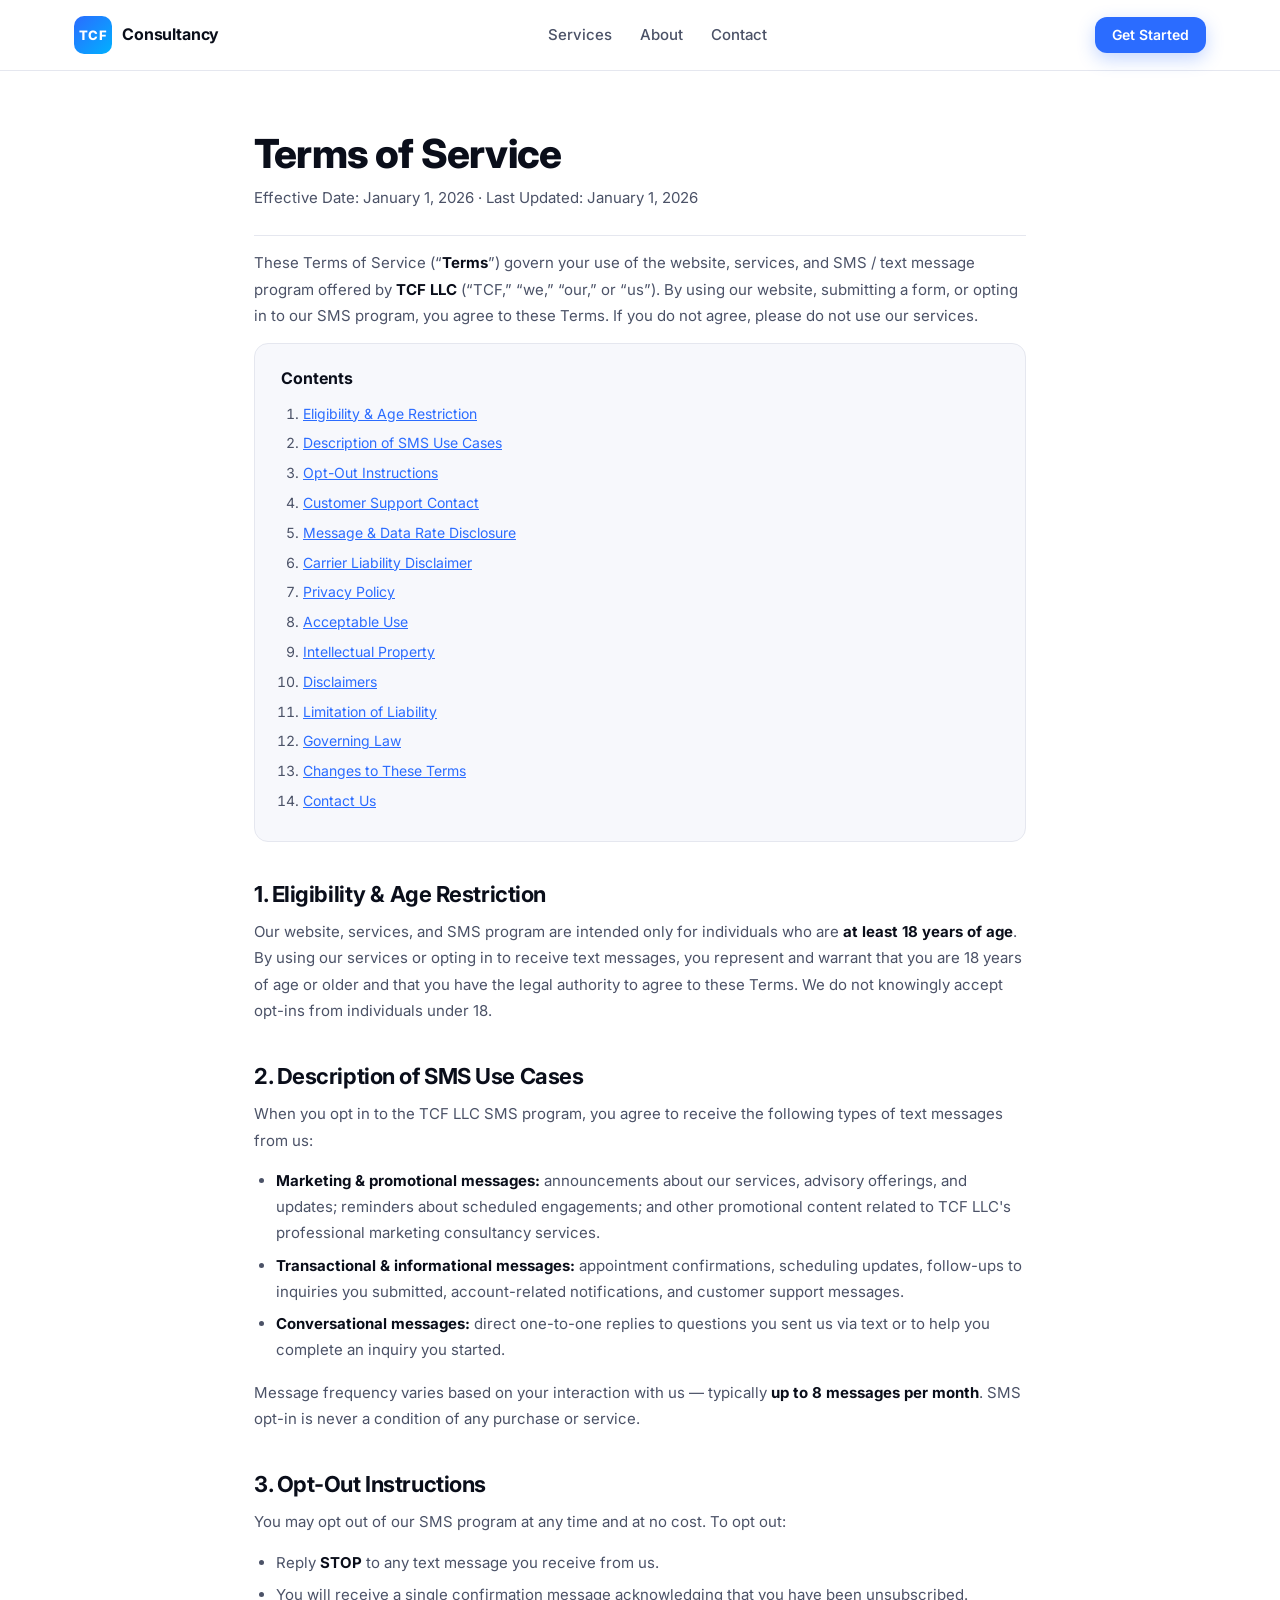
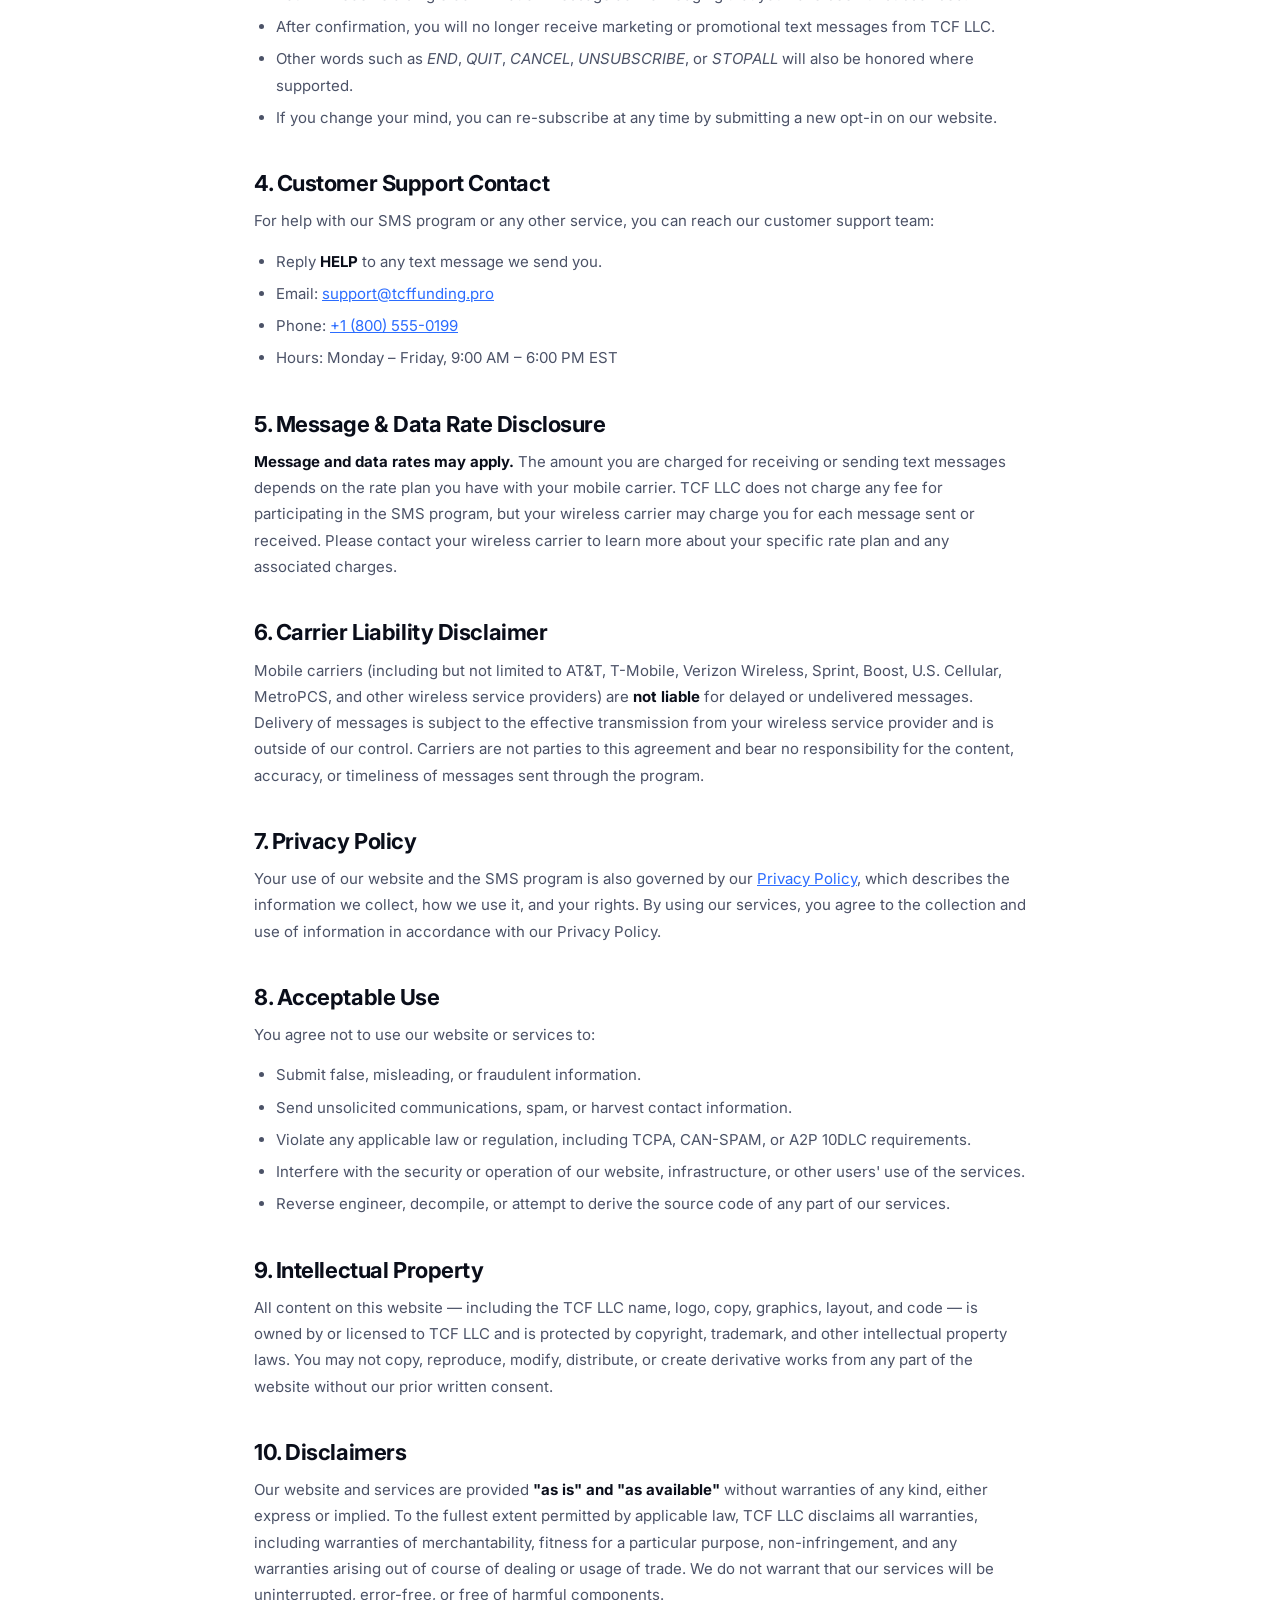
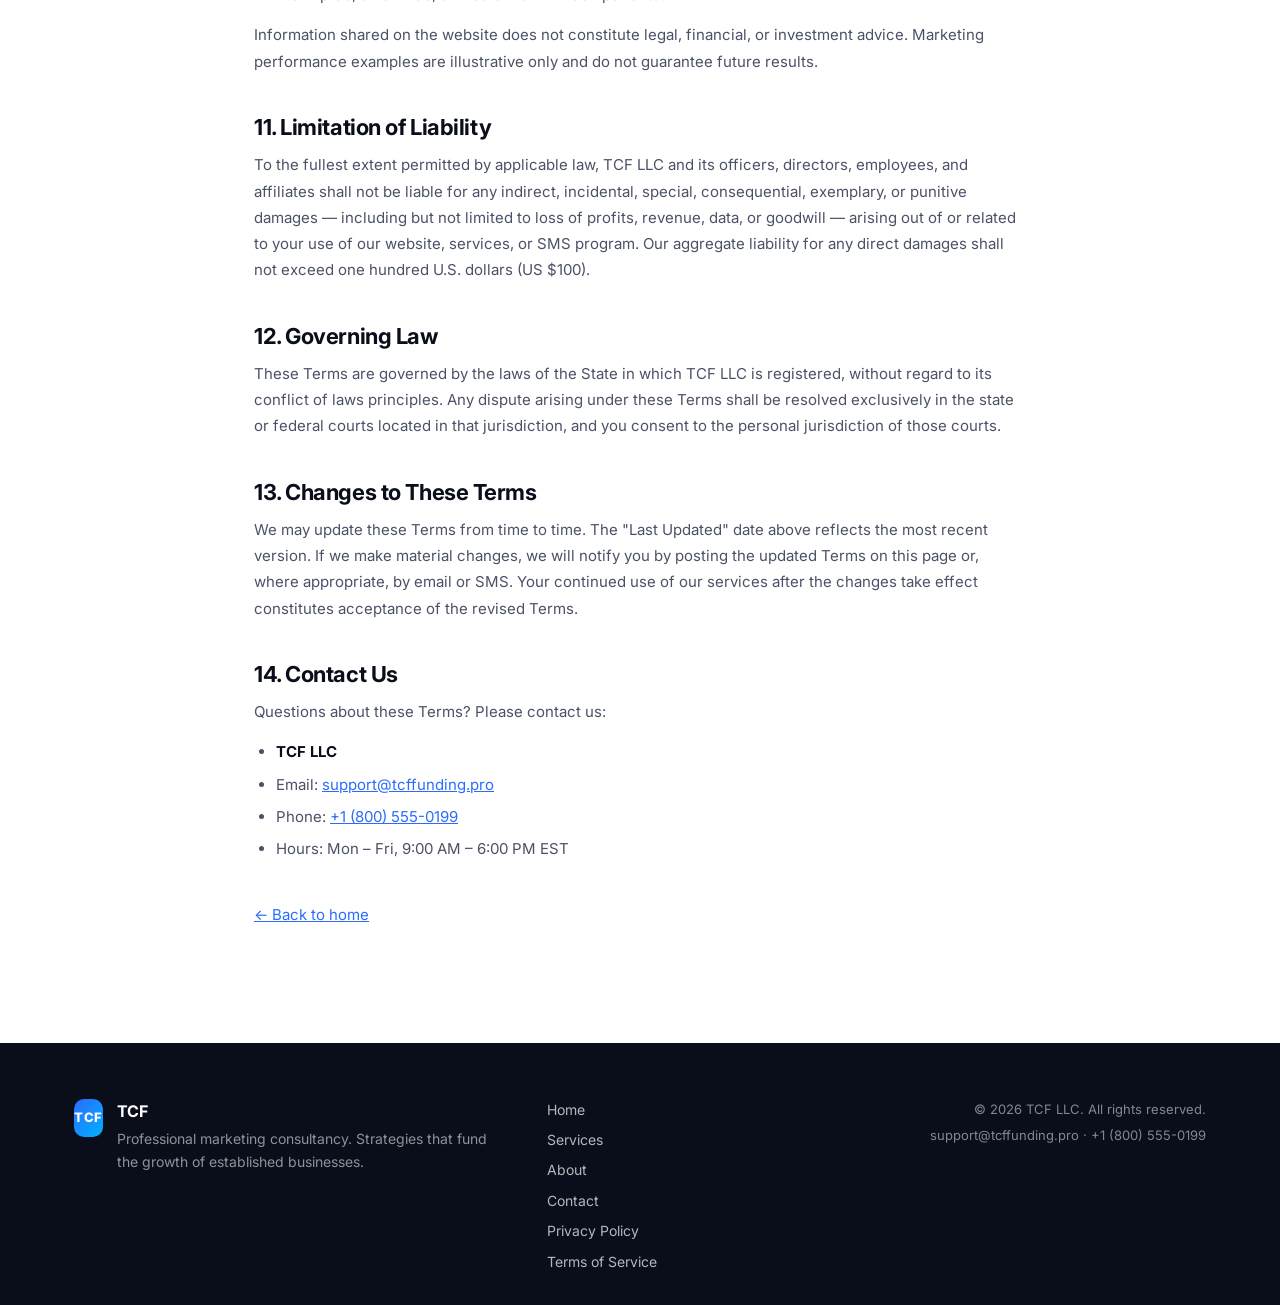
<file: terms.html>
<!DOCTYPE html>
<html lang="en">
<head>
    <meta charset="UTF-8">
    <meta name="viewport" content="width=device-width, initial-scale=1.0">
    <title>Terms of Service — TCF</title>
    <meta name="description" content="Terms of Service for TCF LLC. Read about the use of our SMS program, opt-out instructions, customer support, and disclaimers.">
    <link rel="stylesheet" href="styles.css">
    <link rel="preconnect" href="https://fonts.googleapis.com">
    <link rel="preconnect" href="https://fonts.gstatic.com" crossorigin>
    <link href="https://fonts.googleapis.com/css2?family=Inter:wght@400;500;600;700;800&display=swap" rel="stylesheet">
</head>
<body>
    <header class="site-header">
        <div class="container header-inner">
            <a href="index.html" class="logo">
                <span class="logo-mark">TCF</span>
                <span class="logo-text">Consultancy</span>
            </a>
            <nav class="main-nav">
                <a href="index.html#services">Services</a>
                <a href="index.html#about">About</a>
                <a href="index.html#contact">Contact</a>
            </nav>
            <a href="index.html#contact" class="btn btn-primary btn-sm">Get Started</a>
        </div>
    </header>

    <main class="legal">
        <div class="container legal-wrap">
            <h1>Terms of Service</h1>
            <p class="legal-meta">Effective Date: January 1, 2026 · Last Updated: January 1, 2026</p>

            <p>These Terms of Service (“<strong>Terms</strong>”) govern your use of the website, services, and SMS / text message program offered by <strong>TCF LLC</strong> (“TCF,” “we,” “our,” or “us”). By using our website, submitting a form, or opting in to our SMS program, you agree to these Terms. If you do not agree, please do not use our services.</p>

            <div class="legal-toc">
                <strong>Contents</strong>
                <ol>
                    <li><a href="#eligibility">Eligibility &amp; Age Restriction</a></li>
                    <li><a href="#sms-use">Description of SMS Use Cases</a></li>
                    <li><a href="#optout">Opt-Out Instructions</a></li>
                    <li><a href="#support">Customer Support Contact</a></li>
                    <li><a href="#rates">Message &amp; Data Rate Disclosure</a></li>
                    <li><a href="#carrier">Carrier Liability Disclaimer</a></li>
                    <li><a href="#privacy-link">Privacy Policy</a></li>
                    <li><a href="#use">Acceptable Use</a></li>
                    <li><a href="#ip">Intellectual Property</a></li>
                    <li><a href="#disclaimer">Disclaimers</a></li>
                    <li><a href="#liability">Limitation of Liability</a></li>
                    <li><a href="#governing">Governing Law</a></li>
                    <li><a href="#changes">Changes to These Terms</a></li>
                    <li><a href="#contact">Contact Us</a></li>
                </ol>
            </div>

            <h2 id="eligibility">1. Eligibility &amp; Age Restriction</h2>
            <p>Our website, services, and SMS program are intended only for individuals who are <strong>at least 18 years of age</strong>. By using our services or opting in to receive text messages, you represent and warrant that you are 18 years of age or older and that you have the legal authority to agree to these Terms. We do not knowingly accept opt-ins from individuals under 18.</p>

            <h2 id="sms-use">2. Description of SMS Use Cases</h2>
            <p>When you opt in to the TCF LLC SMS program, you agree to receive the following types of text messages from us:</p>
            <ul>
                <li><strong>Marketing &amp; promotional messages:</strong> announcements about our services, advisory offerings, and updates; reminders about scheduled engagements; and other promotional content related to TCF LLC's professional marketing consultancy services.</li>
                <li><strong>Transactional &amp; informational messages:</strong> appointment confirmations, scheduling updates, follow-ups to inquiries you submitted, account-related notifications, and customer support messages.</li>
                <li><strong>Conversational messages:</strong> direct one-to-one replies to questions you sent us via text or to help you complete an inquiry you started.</li>
            </ul>
            <p>Message frequency varies based on your interaction with us — typically <strong>up to 8 messages per month</strong>. SMS opt-in is never a condition of any purchase or service.</p>

            <h2 id="optout">3. Opt-Out Instructions</h2>
            <p>You may opt out of our SMS program at any time and at no cost. To opt out:</p>
            <ul>
                <li>Reply <strong>STOP</strong> to any text message you receive from us.</li>
                <li>You will receive a single confirmation message acknowledging that you have been unsubscribed.</li>
                <li>After confirmation, you will no longer receive marketing or promotional text messages from TCF LLC.</li>
                <li>Other words such as <em>END</em>, <em>QUIT</em>, <em>CANCEL</em>, <em>UNSUBSCRIBE</em>, or <em>STOPALL</em> will also be honored where supported.</li>
                <li>If you change your mind, you can re-subscribe at any time by submitting a new opt-in on our website.</li>
            </ul>

            <h2 id="support">4. Customer Support Contact</h2>
            <p>For help with our SMS program or any other service, you can reach our customer support team:</p>
            <ul>
                <li>Reply <strong>HELP</strong> to any text message we send you.</li>
                <li>Email: <a href="mailto:support@tcffunding.pro">support@tcffunding.pro</a></li>
                <li>Phone: <a href="tel:+18005550199">+1 (800) 555-0199</a></li>
                <li>Hours: Monday – Friday, 9:00 AM – 6:00 PM EST</li>
            </ul>

            <h2 id="rates">5. Message &amp; Data Rate Disclosure</h2>
            <p><strong>Message and data rates may apply.</strong> The amount you are charged for receiving or sending text messages depends on the rate plan you have with your mobile carrier. TCF LLC does not charge any fee for participating in the SMS program, but your wireless carrier may charge you for each message sent or received. Please contact your wireless carrier to learn more about your specific rate plan and any associated charges.</p>

            <h2 id="carrier">6. Carrier Liability Disclaimer</h2>
            <p>Mobile carriers (including but not limited to AT&amp;T, T-Mobile, Verizon Wireless, Sprint, Boost, U.S. Cellular, MetroPCS, and other wireless service providers) are <strong>not liable</strong> for delayed or undelivered messages. Delivery of messages is subject to the effective transmission from your wireless service provider and is outside of our control. Carriers are not parties to this agreement and bear no responsibility for the content, accuracy, or timeliness of messages sent through the program.</p>

            <h2 id="privacy-link">7. Privacy Policy</h2>
            <p>Your use of our website and the SMS program is also governed by our <a href="privacy.html">Privacy Policy</a>, which describes the information we collect, how we use it, and your rights. By using our services, you agree to the collection and use of information in accordance with our Privacy Policy.</p>

            <h2 id="use">8. Acceptable Use</h2>
            <p>You agree not to use our website or services to:</p>
            <ul>
                <li>Submit false, misleading, or fraudulent information.</li>
                <li>Send unsolicited communications, spam, or harvest contact information.</li>
                <li>Violate any applicable law or regulation, including TCPA, CAN-SPAM, or A2P 10DLC requirements.</li>
                <li>Interfere with the security or operation of our website, infrastructure, or other users' use of the services.</li>
                <li>Reverse engineer, decompile, or attempt to derive the source code of any part of our services.</li>
            </ul>

            <h2 id="ip">9. Intellectual Property</h2>
            <p>All content on this website — including the TCF LLC name, logo, copy, graphics, layout, and code — is owned by or licensed to TCF LLC and is protected by copyright, trademark, and other intellectual property laws. You may not copy, reproduce, modify, distribute, or create derivative works from any part of the website without our prior written consent.</p>

            <h2 id="disclaimer">10. Disclaimers</h2>
            <p>Our website and services are provided <strong>"as is" and "as available"</strong> without warranties of any kind, either express or implied. To the fullest extent permitted by applicable law, TCF LLC disclaims all warranties, including warranties of merchantability, fitness for a particular purpose, non-infringement, and any warranties arising out of course of dealing or usage of trade. We do not warrant that our services will be uninterrupted, error-free, or free of harmful components.</p>
            <p>Information shared on the website does not constitute legal, financial, or investment advice. Marketing performance examples are illustrative only and do not guarantee future results.</p>

            <h2 id="liability">11. Limitation of Liability</h2>
            <p>To the fullest extent permitted by applicable law, TCF LLC and its officers, directors, employees, and affiliates shall not be liable for any indirect, incidental, special, consequential, exemplary, or punitive damages — including but not limited to loss of profits, revenue, data, or goodwill — arising out of or related to your use of our website, services, or SMS program. Our aggregate liability for any direct damages shall not exceed one hundred U.S. dollars (US $100).</p>

            <h2 id="governing">12. Governing Law</h2>
            <p>These Terms are governed by the laws of the State in which TCF LLC is registered, without regard to its conflict of laws principles. Any dispute arising under these Terms shall be resolved exclusively in the state or federal courts located in that jurisdiction, and you consent to the personal jurisdiction of those courts.</p>

            <h2 id="changes">13. Changes to These Terms</h2>
            <p>We may update these Terms from time to time. The "Last Updated" date above reflects the most recent version. If we make material changes, we will notify you by posting the updated Terms on this page or, where appropriate, by email or SMS. Your continued use of our services after the changes take effect constitutes acceptance of the revised Terms.</p>

            <h2 id="contact">14. Contact Us</h2>
            <p>Questions about these Terms? Please contact us:</p>
            <ul>
                <li><strong>TCF LLC</strong></li>
                <li>Email: <a href="mailto:support@tcffunding.pro">support@tcffunding.pro</a></li>
                <li>Phone: <a href="tel:+18005550199">+1 (800) 555-0199</a></li>
                <li>Hours: Mon – Fri, 9:00 AM – 6:00 PM EST</li>
            </ul>

            <p style="margin-top:40px;"><a href="index.html">← Back to home</a></p>
        </div>
    </main>

    <footer class="site-footer">
        <div class="container footer-inner">
            <div class="footer-brand">
                <span class="logo-mark">TCF</span>
                <div>
                    <strong>TCF</strong>
                    <p>Professional marketing consultancy. Strategies that fund the growth of established businesses.</p>
                </div>
            </div>
            <nav class="footer-nav">
                <a href="index.html">Home</a>
                <a href="index.html#services">Services</a>
                <a href="index.html#about">About</a>
                <a href="index.html#contact">Contact</a>
                <a href="privacy.html">Privacy Policy</a>
                <a href="terms.html">Terms of Service</a>
            </nav>
            <div class="footer-legal">
                <span>© <span id="yr"></span> TCF LLC. All rights reserved.</span>
                <span>support@tcffunding.pro · +1 (800) 555-0199</span>
            </div>
        </div>
    </footer>

    <script>document.getElementById('yr').textContent = new Date().getFullYear();</script>
</body>
</html>
</file>
<file: styles.css>
:root {
    --bg: #0a0e1a;
    --bg-2: #0f1424;
    --bg-3: #151a2e;
    --surface: #ffffff;
    --surface-2: #f7f8fc;
    --border: #e5e7ef;
    --text: #0a0e1a;
    --text-muted: #4b5267;
    --text-dim: #8089a0;
    --primary: #2b6cff;
    --primary-dark: #1e4fd6;
    --accent: #00d3a4;
    --danger: #e54848;
    --radius: 14px;
    --radius-lg: 22px;
    --shadow-sm: 0 2px 6px rgba(10, 14, 26, 0.06);
    --shadow-md: 0 8px 28px rgba(10, 14, 26, 0.10);
    --shadow-lg: 0 24px 60px rgba(10, 14, 26, 0.18);
    --container: 1180px;
    --font: 'Inter', -apple-system, BlinkMacSystemFont, 'Segoe UI', Roboto, Helvetica, Arial, sans-serif;
}

* { box-sizing: border-box; }
html { scroll-behavior: smooth; }
body {
    margin: 0;
    font-family: var(--font);
    color: var(--text);
    background: var(--surface);
    line-height: 1.6;
    -webkit-font-smoothing: antialiased;
}

img, svg { max-width: 100%; display: block; }
a { color: var(--primary); text-decoration: none; }
a:hover { text-decoration: underline; }

.container {
    max-width: var(--container);
    margin: 0 auto;
    padding: 0 24px;
}

/* ---------- Header ---------- */
.site-header {
    position: sticky;
    top: 0;
    z-index: 50;
    background: rgba(255, 255, 255, 0.85);
    backdrop-filter: saturate(180%) blur(14px);
    border-bottom: 1px solid var(--border);
}
.header-inner {
    display: flex;
    align-items: center;
    justify-content: space-between;
    padding: 16px 24px;
    gap: 24px;
}
.logo {
    display: flex;
    align-items: center;
    gap: 10px;
    color: var(--text);
    font-weight: 700;
    text-decoration: none;
}
.logo:hover { text-decoration: none; }
.logo-mark {
    display: inline-grid;
    place-items: center;
    width: 38px;
    height: 38px;
    border-radius: 10px;
    background: linear-gradient(135deg, var(--primary), #00b1ff);
    color: #fff;
    font-weight: 800;
    font-size: 13px;
    letter-spacing: 0.5px;
}
.logo-text {
    font-size: 16px;
    letter-spacing: -0.01em;
}

.main-nav {
    display: flex;
    gap: 28px;
}
.main-nav a {
    color: var(--text-muted);
    font-weight: 500;
    font-size: 15px;
    text-decoration: none;
    transition: color 0.15s ease;
}
.main-nav a:hover { color: var(--text); }

/* ---------- Buttons ---------- */
.btn {
    display: inline-flex;
    align-items: center;
    justify-content: center;
    gap: 8px;
    padding: 14px 22px;
    font-weight: 600;
    font-size: 15px;
    border-radius: 12px;
    border: 1px solid transparent;
    cursor: pointer;
    transition: transform 0.08s ease, box-shadow 0.15s ease, background 0.15s ease;
    text-decoration: none;
    line-height: 1;
    font-family: inherit;
}
.btn-sm { padding: 10px 16px; font-size: 14px; }
.btn-block { width: 100%; }
.btn-primary {
    background: var(--primary);
    color: #fff;
    box-shadow: 0 6px 18px rgba(43, 108, 255, 0.28);
}
.btn-primary:hover {
    background: var(--primary-dark);
    text-decoration: none;
    transform: translateY(-1px);
}
.btn-ghost {
    background: transparent;
    color: var(--text);
    border-color: var(--border);
}
.btn-ghost:hover { background: var(--surface-2); text-decoration: none; }

/* ---------- Section primitives ---------- */
.eyebrow {
    display: inline-block;
    font-size: 12.5px;
    font-weight: 600;
    letter-spacing: 0.12em;
    text-transform: uppercase;
    color: var(--primary);
    margin-bottom: 14px;
}
h1, h2, h3 { letter-spacing: -0.02em; line-height: 1.15; margin: 0; }
h1 { font-size: clamp(36px, 5vw, 56px); font-weight: 800; }
h2 { font-size: clamp(28px, 3.5vw, 40px); font-weight: 700; }
h3 { font-size: 18px; font-weight: 600; }
p { color: var(--text-muted); margin: 0; }

.section-head {
    max-width: 720px;
    margin: 0 auto 56px;
    text-align: center;
}
.section-head h2 { margin: 0 0 16px; }

/* ---------- Hero ---------- */
.hero {
    position: relative;
    padding: 80px 0 100px;
    background:
        radial-gradient(60% 80% at 80% 0%, rgba(43,108,255,0.10), transparent 70%),
        radial-gradient(50% 60% at 0% 30%, rgba(0,211,164,0.08), transparent 70%),
        linear-gradient(180deg, #ffffff 0%, #f7f8fc 100%);
    overflow: hidden;
}
.hero-grid {
    display: grid;
    grid-template-columns: 1.1fr 0.9fr;
    gap: 60px;
    align-items: center;
}
.hero h1 { margin-bottom: 20px; }
.hero-subtitle {
    font-size: 18px;
    color: var(--text-muted);
    margin-bottom: 32px;
    max-width: 540px;
}
.hero-cta {
    display: flex;
    gap: 14px;
    flex-wrap: wrap;
    margin-bottom: 48px;
}
.hero-trust {
    display: flex;
    gap: 36px;
    flex-wrap: wrap;
}
.trust-item {
    display: flex;
    flex-direction: column;
    gap: 2px;
}
.trust-item strong {
    font-size: 18px;
    color: var(--text);
    letter-spacing: -0.01em;
}
.trust-item span {
    font-size: 13px;
    color: var(--text-dim);
}

.hero-visual {
    position: relative;
    height: 420px;
}
.floating-card {
    position: absolute;
    background: #fff;
    border: 1px solid var(--border);
    border-radius: var(--radius);
    box-shadow: var(--shadow-md);
    padding: 18px 22px;
    display: flex;
    flex-direction: column;
    gap: 4px;
    min-width: 200px;
    animation: float 6s ease-in-out infinite;
}
.card-1 { top: 30px; left: 0; animation-delay: 0s; }
.card-2 { top: 160px; right: 0; animation-delay: 1.5s; }
.card-3 { bottom: 20px; left: 60px; animation-delay: 3s; }
.card-label {
    font-size: 12px;
    text-transform: uppercase;
    letter-spacing: 0.08em;
    color: var(--text-dim);
    font-weight: 600;
}
.card-value {
    font-size: 30px;
    font-weight: 800;
    letter-spacing: -0.02em;
    color: var(--text);
    background: linear-gradient(135deg, var(--primary), var(--accent));
    -webkit-background-clip: text;
    background-clip: text;
    color: transparent;
}
.card-meta {
    font-size: 13px;
    color: var(--text-muted);
}
@keyframes float {
    0%, 100% { transform: translateY(0); }
    50% { transform: translateY(-10px); }
}

/* ---------- Services ---------- */
.services {
    padding: 100px 0;
    background: #fff;
}
.services-grid {
    display: grid;
    grid-template-columns: repeat(3, 1fr);
    gap: 24px;
}
.service-card {
    background: var(--surface-2);
    border: 1px solid var(--border);
    border-radius: var(--radius-lg);
    padding: 32px;
    transition: transform 0.15s ease, box-shadow 0.15s ease, border-color 0.15s ease;
}
.service-card:hover {
    transform: translateY(-3px);
    box-shadow: var(--shadow-md);
    border-color: rgba(43,108,255,0.25);
}
.service-icon {
    width: 48px;
    height: 48px;
    border-radius: 12px;
    display: grid;
    place-items: center;
    margin-bottom: 20px;
    background: linear-gradient(135deg, rgba(43,108,255,0.12), rgba(0,211,164,0.10));
    color: var(--primary);
}
.service-icon svg { width: 24px; height: 24px; }
.service-card h3 { margin-bottom: 10px; }
.service-card p { font-size: 15px; }

/* ---------- About ---------- */
.about {
    padding: 100px 0;
    background: var(--bg);
    color: #fff;
}
.about-grid {
    display: grid;
    grid-template-columns: 1.1fr 0.9fr;
    gap: 60px;
    align-items: center;
}
.about h2 { color: #fff; margin-bottom: 20px; }
.about p { color: rgba(255,255,255,0.72); margin-bottom: 16px; font-size: 16px; }
.about .eyebrow { color: var(--accent); }

.about-bullets {
    list-style: none;
    padding: 0;
    margin: 28px 0 0;
    display: grid;
    gap: 12px;
}
.about-bullets li {
    display: flex;
    gap: 10px;
    align-items: flex-start;
    color: rgba(255,255,255,0.85);
    font-size: 15px;
}
.about-bullets li span {
    color: var(--accent);
    font-weight: 700;
}

.about-stats {
    display: grid;
    gap: 16px;
}
.stat {
    background: rgba(255,255,255,0.04);
    border: 1px solid rgba(255,255,255,0.08);
    border-radius: var(--radius-lg);
    padding: 28px;
    backdrop-filter: blur(10px);
}
.stat-num {
    display: block;
    font-size: 40px;
    font-weight: 800;
    background: linear-gradient(135deg, var(--accent), #66e2c5);
    -webkit-background-clip: text;
    background-clip: text;
    color: transparent;
    letter-spacing: -0.02em;
    margin-bottom: 6px;
}
.stat-label {
    color: rgba(255,255,255,0.7);
    font-size: 14px;
}

/* ---------- Contact ---------- */
.contact {
    padding: 100px 0;
    background: var(--surface-2);
}
.contact-grid {
    display: grid;
    grid-template-columns: 0.9fr 1.1fr;
    gap: 60px;
    align-items: start;
}
.contact-intro h2 { margin-bottom: 16px; }
.contact-intro p { font-size: 16px; margin-bottom: 28px; }

.contact-info {
    display: grid;
    gap: 16px;
    background: #fff;
    border: 1px solid var(--border);
    border-radius: var(--radius);
    padding: 22px;
}
.contact-item {
    display: flex;
    flex-direction: column;
    gap: 2px;
}
.contact-item strong {
    font-size: 12px;
    text-transform: uppercase;
    letter-spacing: 0.08em;
    color: var(--text-dim);
    font-weight: 600;
}
.contact-item a, .contact-item span {
    color: var(--text);
    font-size: 15px;
}

/* ---------- Form ---------- */
.contact-form {
    background: #fff;
    border: 1px solid var(--border);
    border-radius: var(--radius-lg);
    padding: 32px;
    box-shadow: var(--shadow-sm);
    display: grid;
    gap: 18px;
}
.form-brand {
    display: flex;
    flex-direction: column;
    gap: 2px;
    padding-bottom: 18px;
    border-bottom: 1px solid var(--border);
    margin-bottom: 4px;
}
.form-brand strong {
    font-size: 17px;
    letter-spacing: -0.01em;
}
.form-brand span {
    font-size: 13px;
    color: var(--text-dim);
}

.form-row {
    display: flex;
    flex-direction: column;
    gap: 6px;
}
.form-row label {
    font-size: 13px;
    font-weight: 600;
    color: var(--text);
    letter-spacing: 0.01em;
}
.form-row input,
.form-row textarea {
    width: 100%;
    padding: 12px 14px;
    border: 1px solid var(--border);
    border-radius: 10px;
    font-size: 15px;
    font-family: inherit;
    color: var(--text);
    background: #fff;
    transition: border-color 0.15s ease, box-shadow 0.15s ease;
}
.form-row input:focus,
.form-row textarea:focus {
    outline: none;
    border-color: var(--primary);
    box-shadow: 0 0 0 3px rgba(43,108,255,0.15);
}
.form-row input.err,
.form-row textarea.err {
    border-color: var(--danger);
    box-shadow: 0 0 0 3px rgba(229,72,72,0.12);
}
.form-row textarea { resize: vertical; min-height: 80px; }

.consent-block {
    background: var(--surface-2);
    border: 1px solid var(--border);
    border-radius: 12px;
    padding: 18px;
    display: grid;
    gap: 14px;
}
.consent-row {
    display: flex;
    gap: 12px;
    align-items: flex-start;
    cursor: pointer;
}
.consent-row input[type="checkbox"] {
    margin-top: 4px;
    width: 18px;
    height: 18px;
    accent-color: var(--primary);
    flex-shrink: 0;
    cursor: pointer;
}
.consent-text {
    font-size: 13px;
    line-height: 1.55;
    color: var(--text-muted);
}
.consent-text strong { color: var(--text); }
.consent-text a { color: var(--primary); text-decoration: underline; }

.legal-note {
    font-size: 12.5px;
    line-height: 1.55;
    color: var(--text-muted);
    margin: 0;
    padding-top: 10px;
    border-top: 1px dashed var(--border);
}
.legal-note a { color: var(--primary); text-decoration: underline; }
.legal-note strong { color: var(--text); }

.form-status {
    font-size: 14px;
    padding: 10px 12px;
    border-radius: 10px;
    text-align: center;
    display: none;
}
.form-status.ok {
    display: block;
    background: rgba(0,211,164,0.10);
    color: #007a5e;
    border: 1px solid rgba(0,211,164,0.25);
}
.form-status.err {
    display: block;
    background: rgba(229,72,72,0.10);
    color: #b22a2a;
    border: 1px solid rgba(229,72,72,0.25);
}

/* ---------- Footer ---------- */
.site-footer {
    background: var(--bg);
    color: rgba(255,255,255,0.7);
    padding: 56px 0 32px;
}
.footer-inner {
    display: grid;
    grid-template-columns: 1.4fr 1fr 1fr;
    gap: 40px;
}
.footer-brand {
    display: flex;
    gap: 14px;
    align-items: flex-start;
}
.footer-brand strong {
    color: #fff;
    font-size: 16px;
    display: block;
    margin-bottom: 4px;
}
.footer-brand p {
    color: rgba(255,255,255,0.55);
    font-size: 14px;
    margin: 0;
}
.footer-nav {
    display: flex;
    flex-direction: column;
    gap: 8px;
}
.footer-nav a {
    color: rgba(255,255,255,0.7);
    font-size: 14px;
    text-decoration: none;
}
.footer-nav a:hover { color: #fff; text-decoration: none; }
.footer-legal {
    display: flex;
    flex-direction: column;
    gap: 6px;
    color: rgba(255,255,255,0.5);
    font-size: 13px;
    text-align: right;
}

/* ---------- Legal pages ---------- */
.legal {
    padding: 60px 0 100px;
    background: #fff;
}
.legal-wrap {
    max-width: 820px;
    margin: 0 auto;
}
.legal h1 {
    font-size: 40px;
    margin-bottom: 8px;
}
.legal-meta {
    color: var(--text-dim);
    font-size: 14px;
    margin-bottom: 40px;
    padding-bottom: 24px;
    border-bottom: 1px solid var(--border);
}
.legal h2 {
    font-size: 22px;
    margin: 40px 0 12px;
    color: var(--text);
}
.legal h3 {
    font-size: 17px;
    margin: 24px 0 8px;
    color: var(--text);
}
.legal p, .legal li {
    color: var(--text-muted);
    font-size: 15px;
    line-height: 1.75;
}
.legal p { margin: 0 0 14px; }
.legal ul { padding-left: 22px; margin: 0 0 16px; }
.legal li { margin-bottom: 6px; }
.legal a { color: var(--primary); text-decoration: underline; }
.legal strong { color: var(--text); }
.legal-toc {
    background: var(--surface-2);
    border: 1px solid var(--border);
    border-radius: var(--radius);
    padding: 22px 26px;
    margin-bottom: 40px;
}
.legal-toc strong { display: block; margin-bottom: 10px; }
.legal-toc ol { margin: 0; padding-left: 22px; }
.legal-toc li { font-size: 14px; line-height: 1.7; }

/* ---------- Responsive ---------- */
@media (max-width: 960px) {
    .hero { padding: 56px 0 80px; }
    .hero-grid { grid-template-columns: 1fr; gap: 40px; }
    .hero-visual { height: 360px; }
    .services-grid { grid-template-columns: repeat(2, 1fr); }
    .about-grid, .contact-grid { grid-template-columns: 1fr; gap: 40px; }
    .footer-inner { grid-template-columns: 1fr; gap: 28px; }
    .footer-legal { text-align: left; }
}
@media (max-width: 640px) {
    .main-nav { display: none; }
    .services { padding: 60px 0; }
    .about, .contact { padding: 60px 0; }
    .services-grid { grid-template-columns: 1fr; }
    .contact-form { padding: 24px; }
    .floating-card { min-width: 170px; padding: 14px 18px; }
    .card-value { font-size: 24px; }
    .hero-trust { gap: 22px; }
}
</file>
